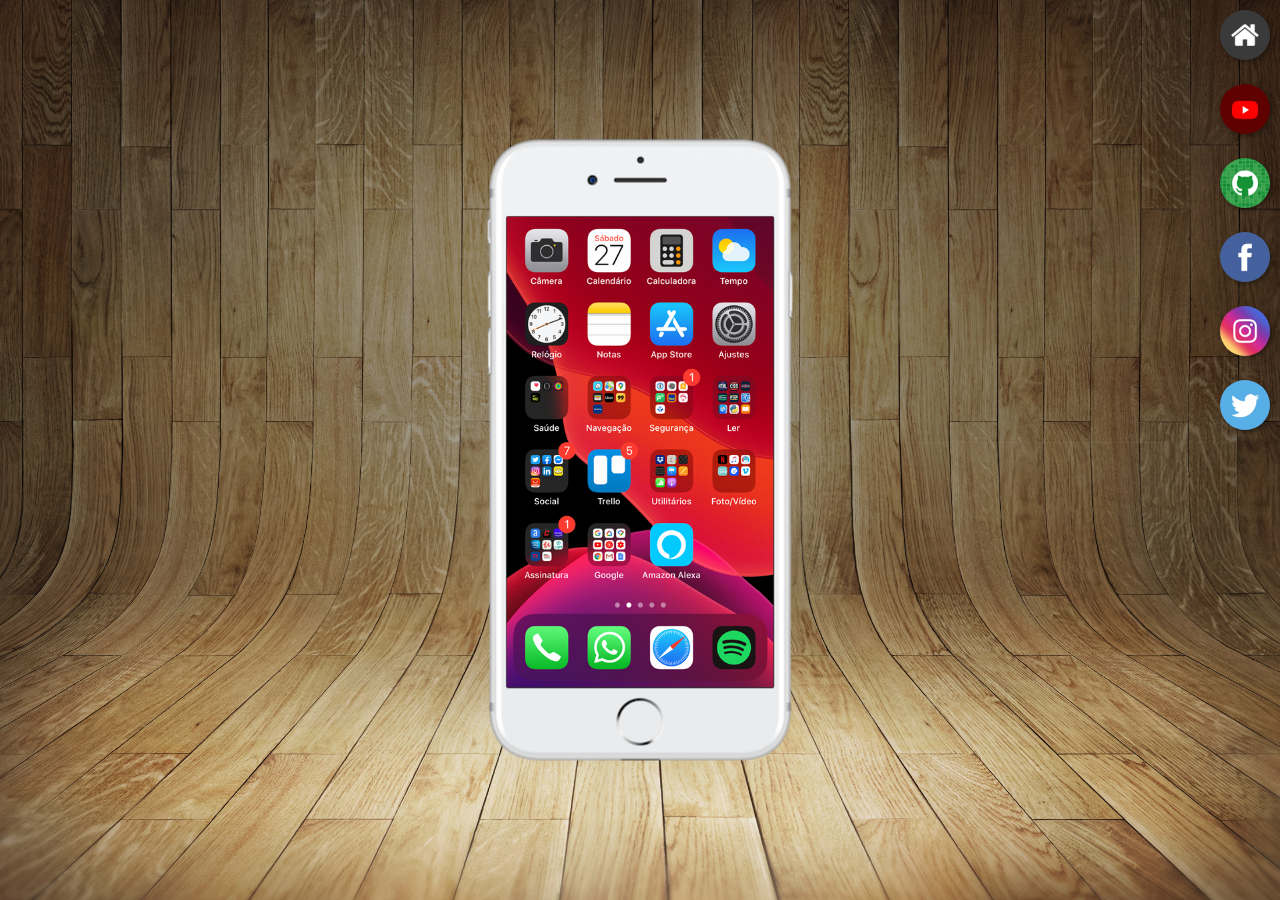
<file: pacote-d0013/index.html>
<!DOCTYPE html>
<html lang="pt-br">
<head>
    <meta charset="UTF-8">
    <meta http-equiv="X-UA-Compatible" content="IE=edge">
    <meta name="viewport" content="width=device-width, initial-scale=1.0">
    <link rel="shortcut icon" href="favicon.ico" type="image/x-icon">
    <link rel="stylesheet" href="estilos/style.css">
    <title>Document</title>
</head>
<body>
    <main>
        <section id="telefone">
            <iframe src="home.html" name="tela" id="tela" frameborder="0"></iframe>
        </section>

        <section id="redes-sociais">
            <a href="home.html" target="tela"><img src="imagens/logo-home.jpg" alt="Home"></a><br>

            <a href="youtube.html" target="tela"><img src="imagens/logo-youtube.jpg" alt="Youtube"></a><br>

            <a href="github.html" target="tela"><img src="imagens/logo-github.jpg" alt="Github"></a><br>

            <a href="facebook.html" target="tela"><img src="imagens/logo-facebook.jpg" alt="logo-facebook"></a><br>

            <a href="instagram.html" target="tela"><img src="imagens/logo-instagram.jpg" alt="logo-instagram"></a><br>

            <a href="twitter.html" target="tela"><img src="imagens/logo-twitter.jpg" alt="logo-twitter"></a><br>
            

        </section>
    </main>
</body>
</html>
</file>
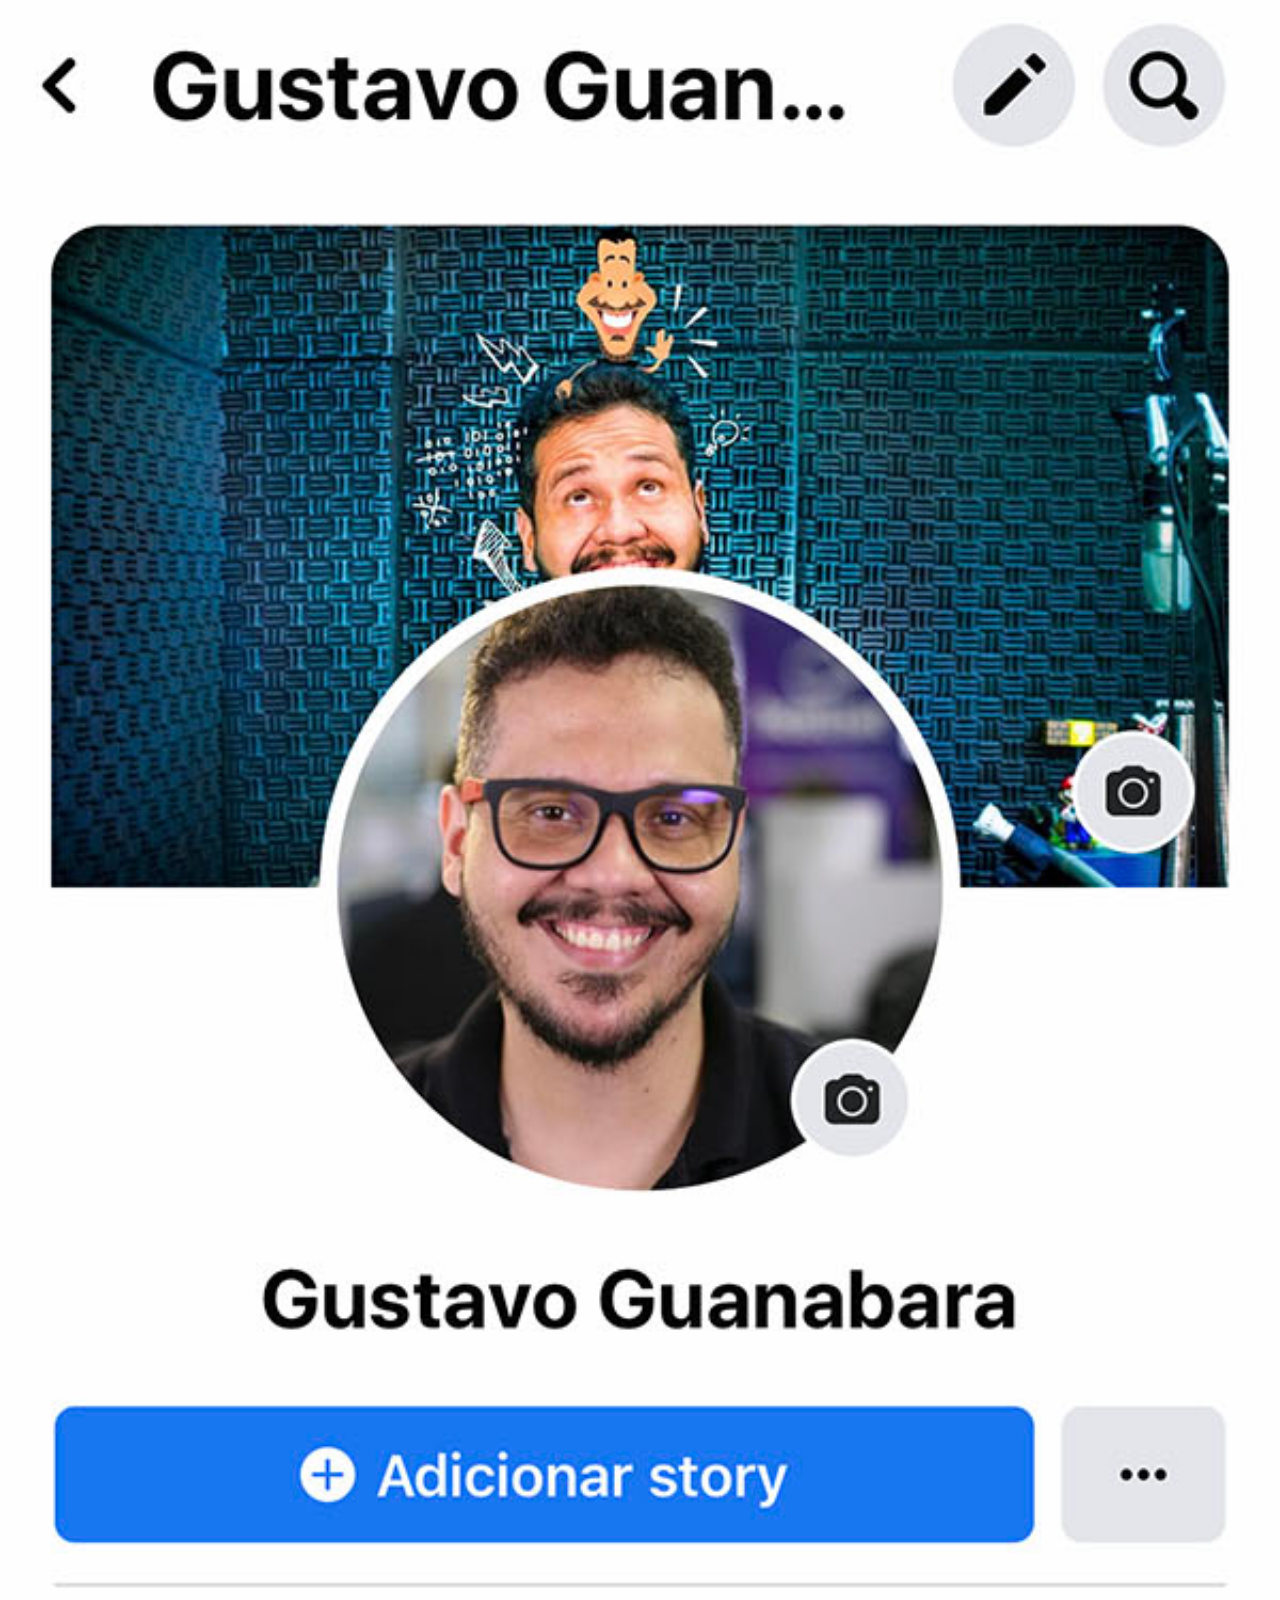
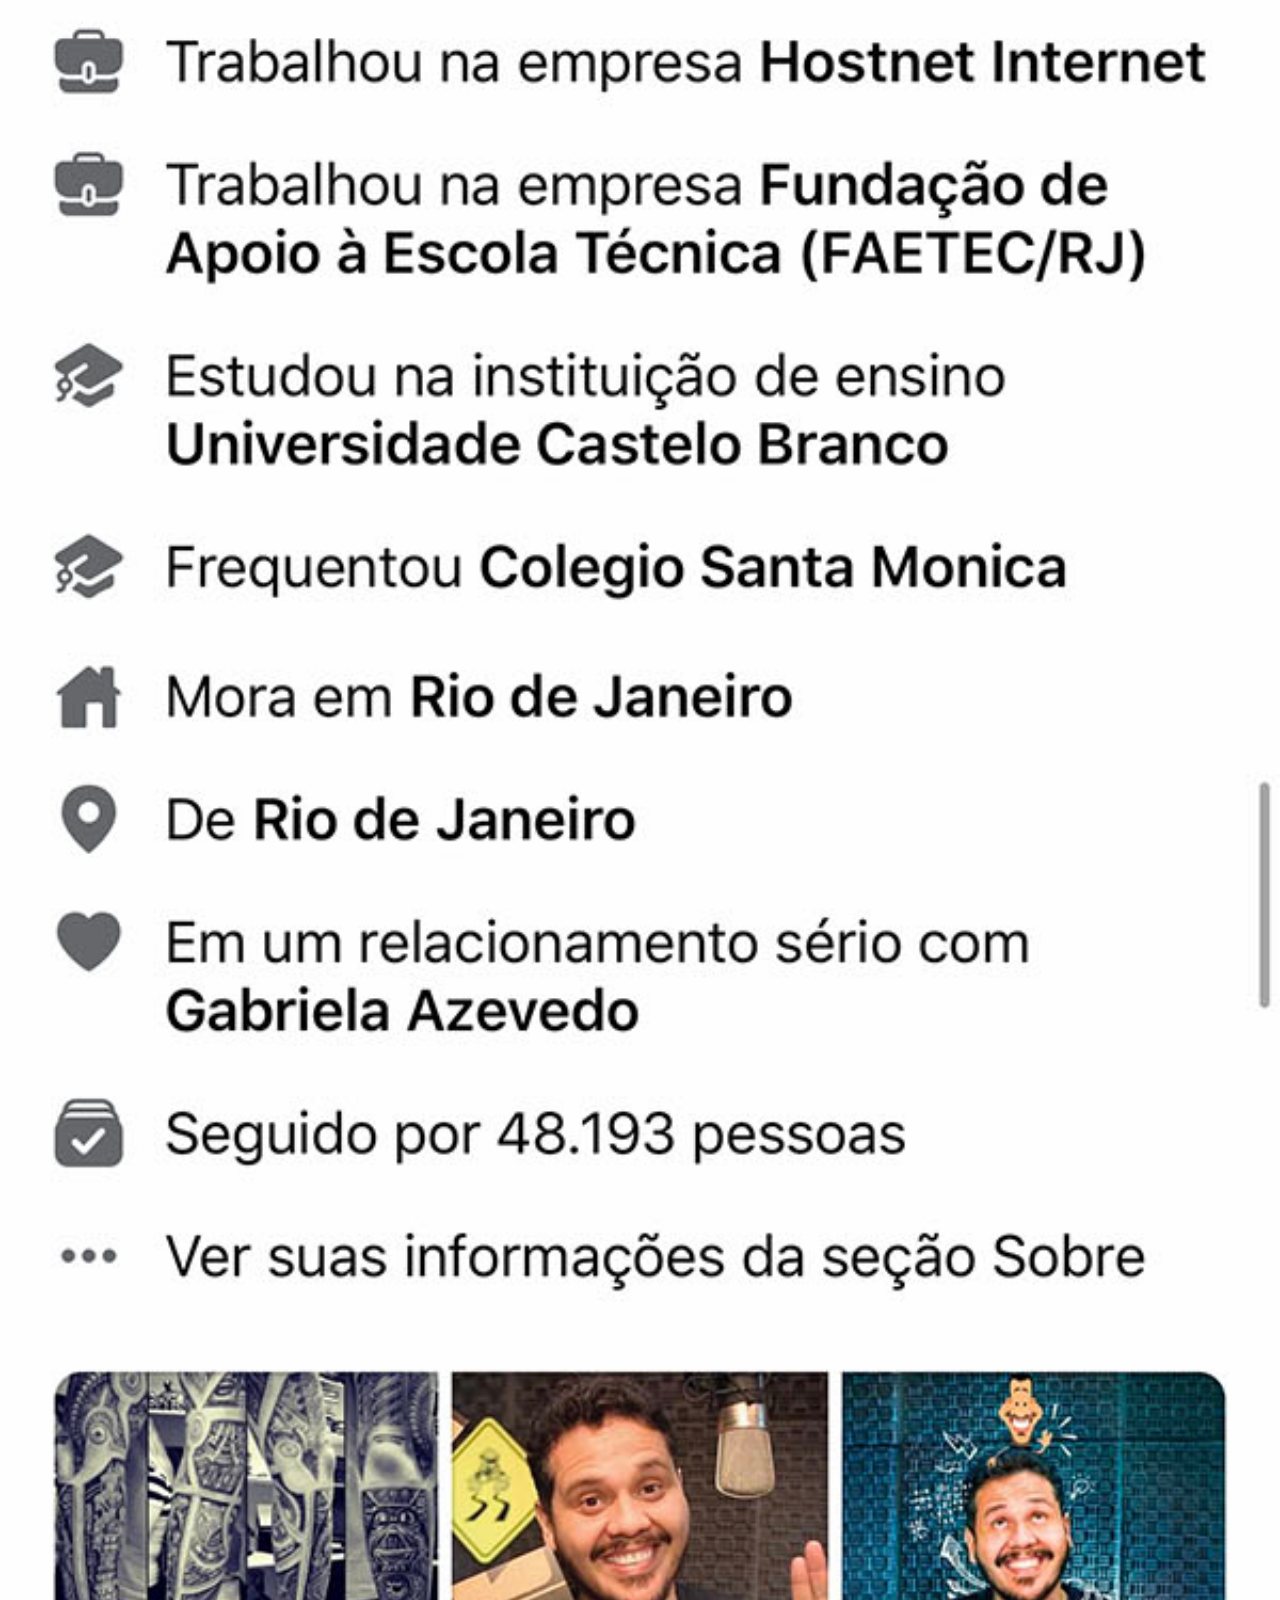
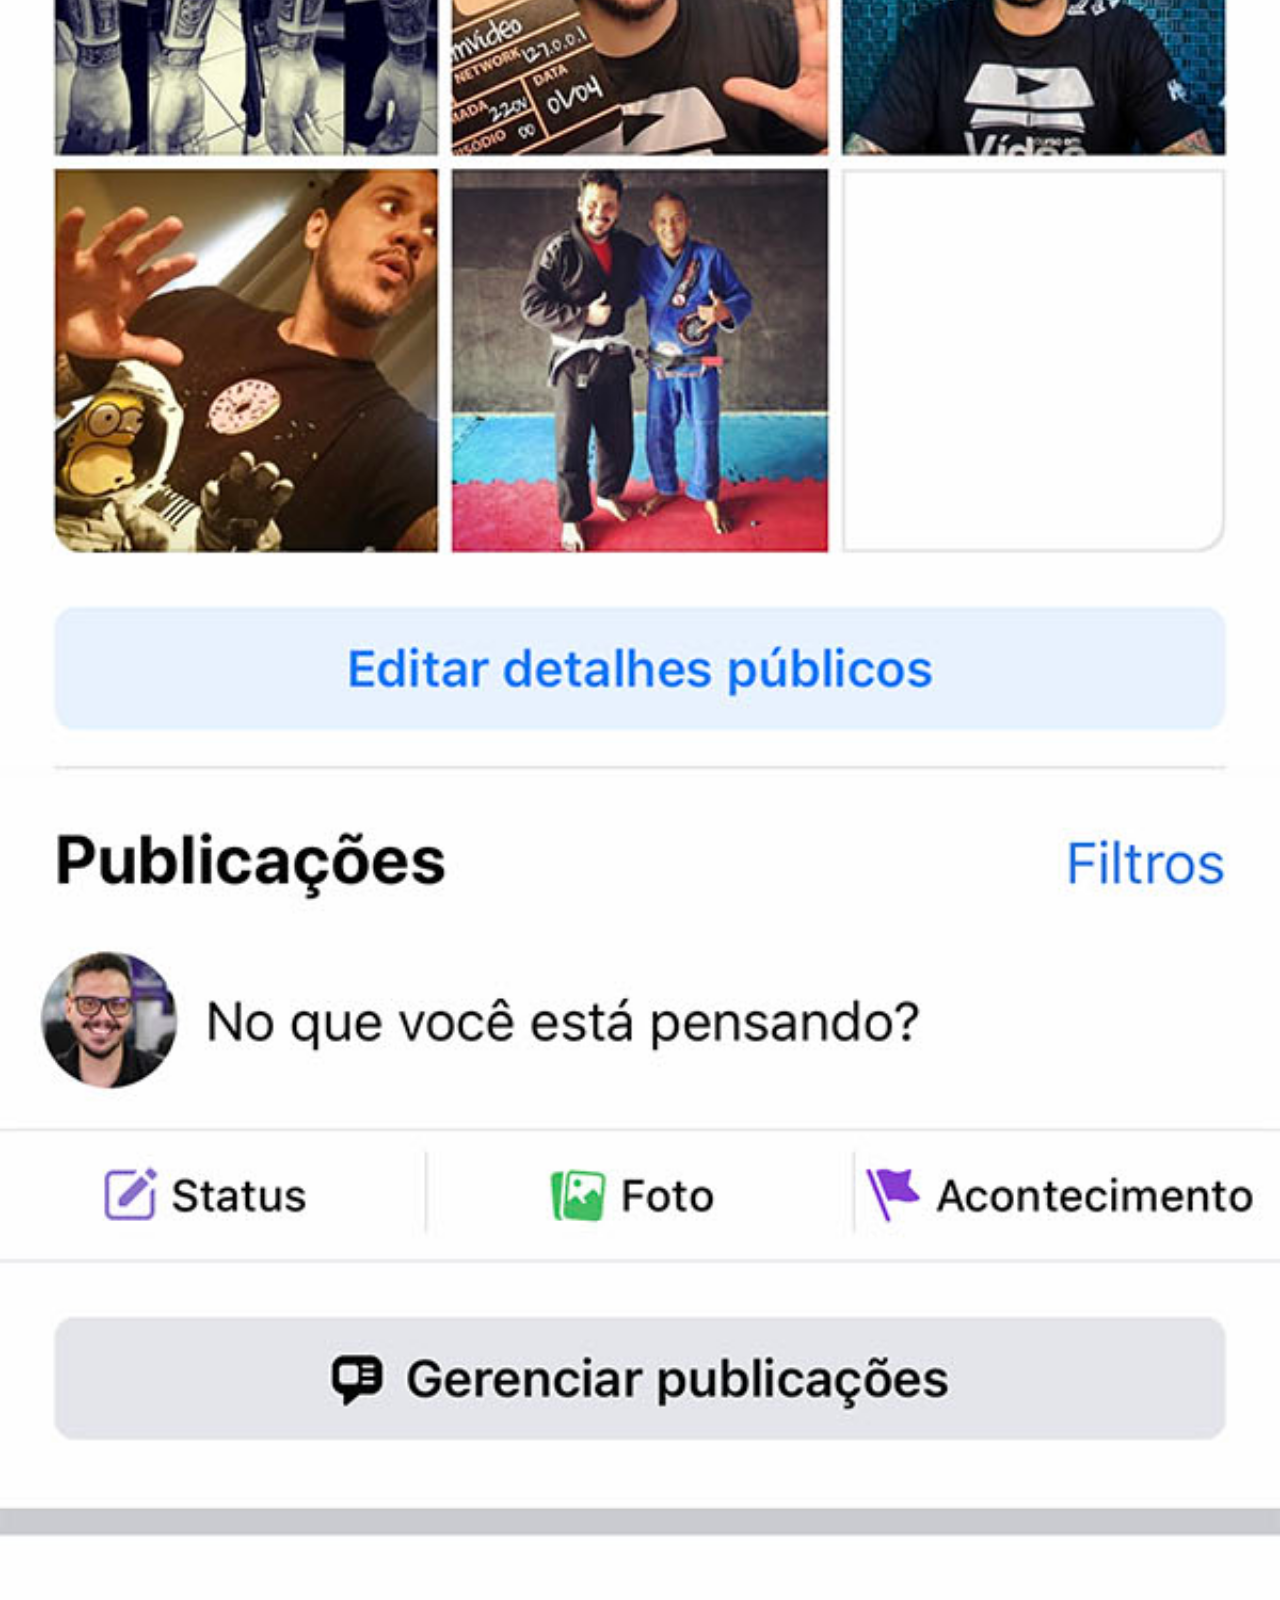
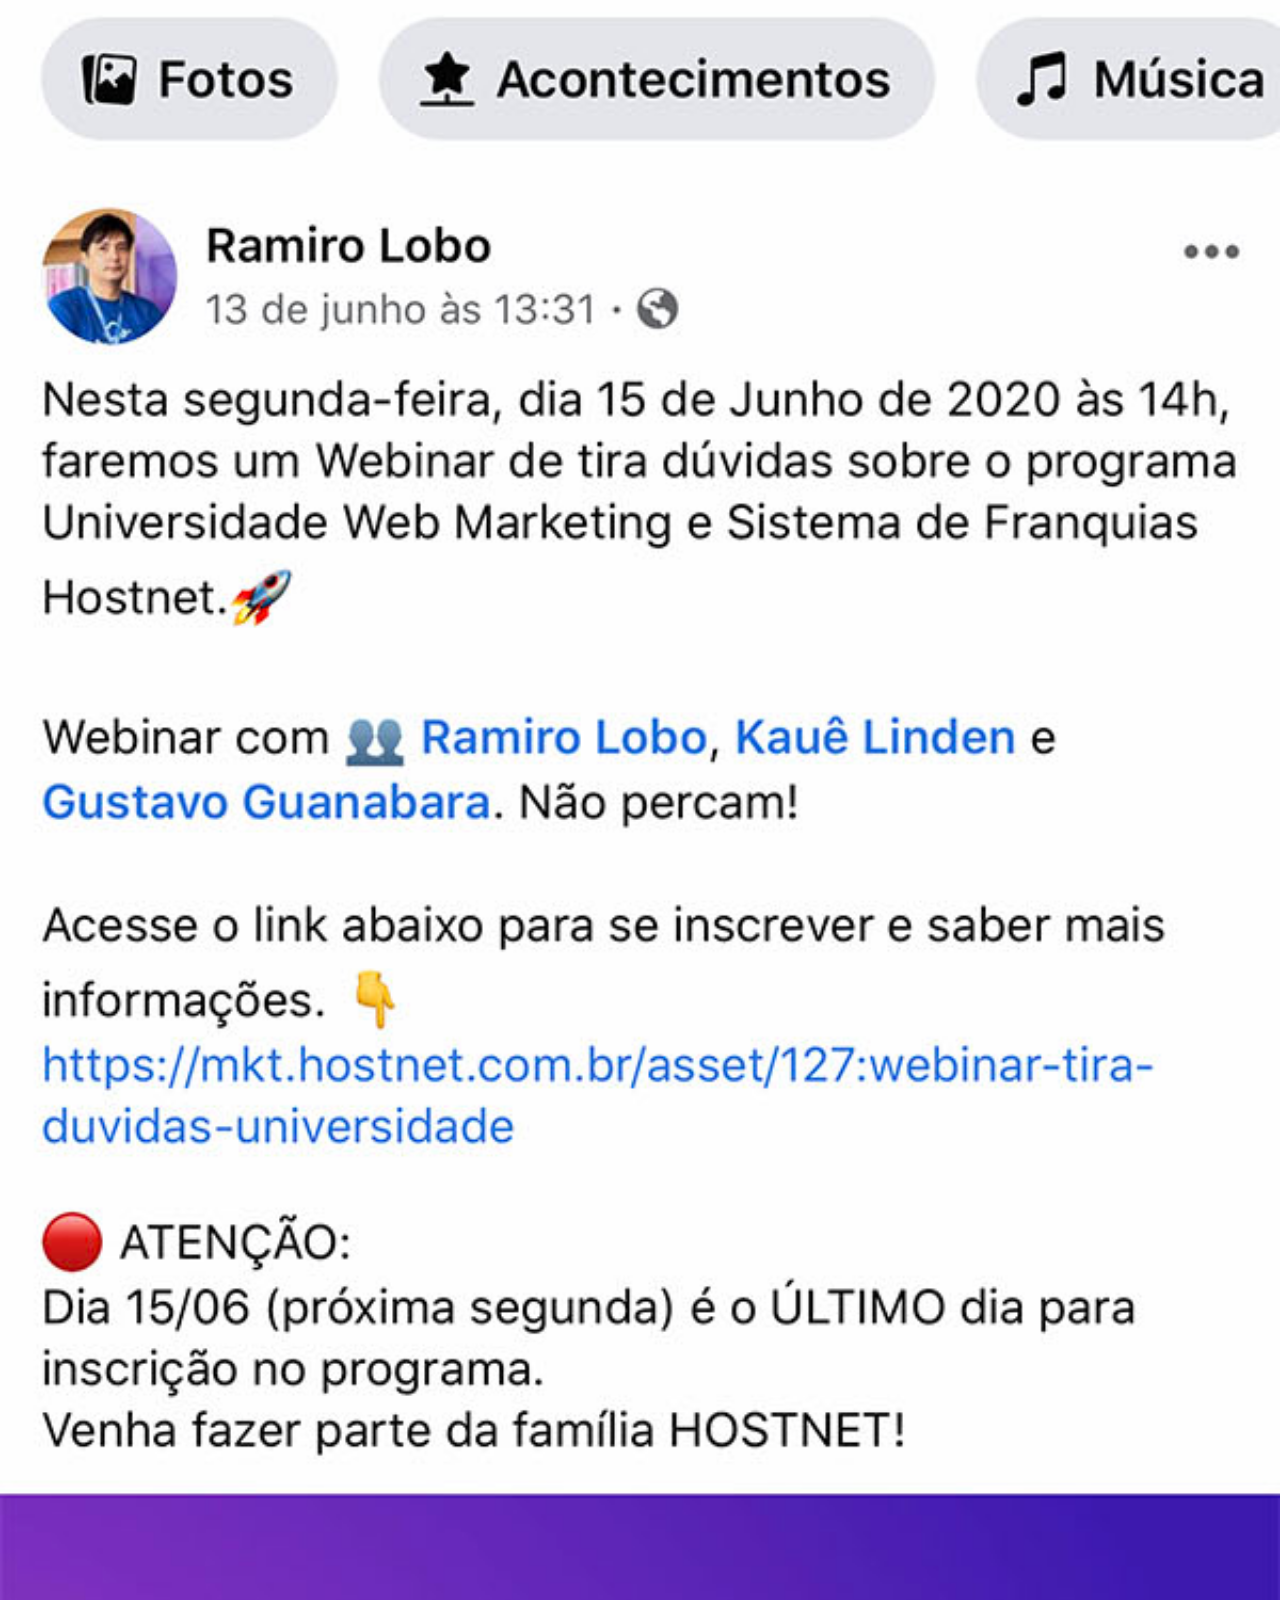
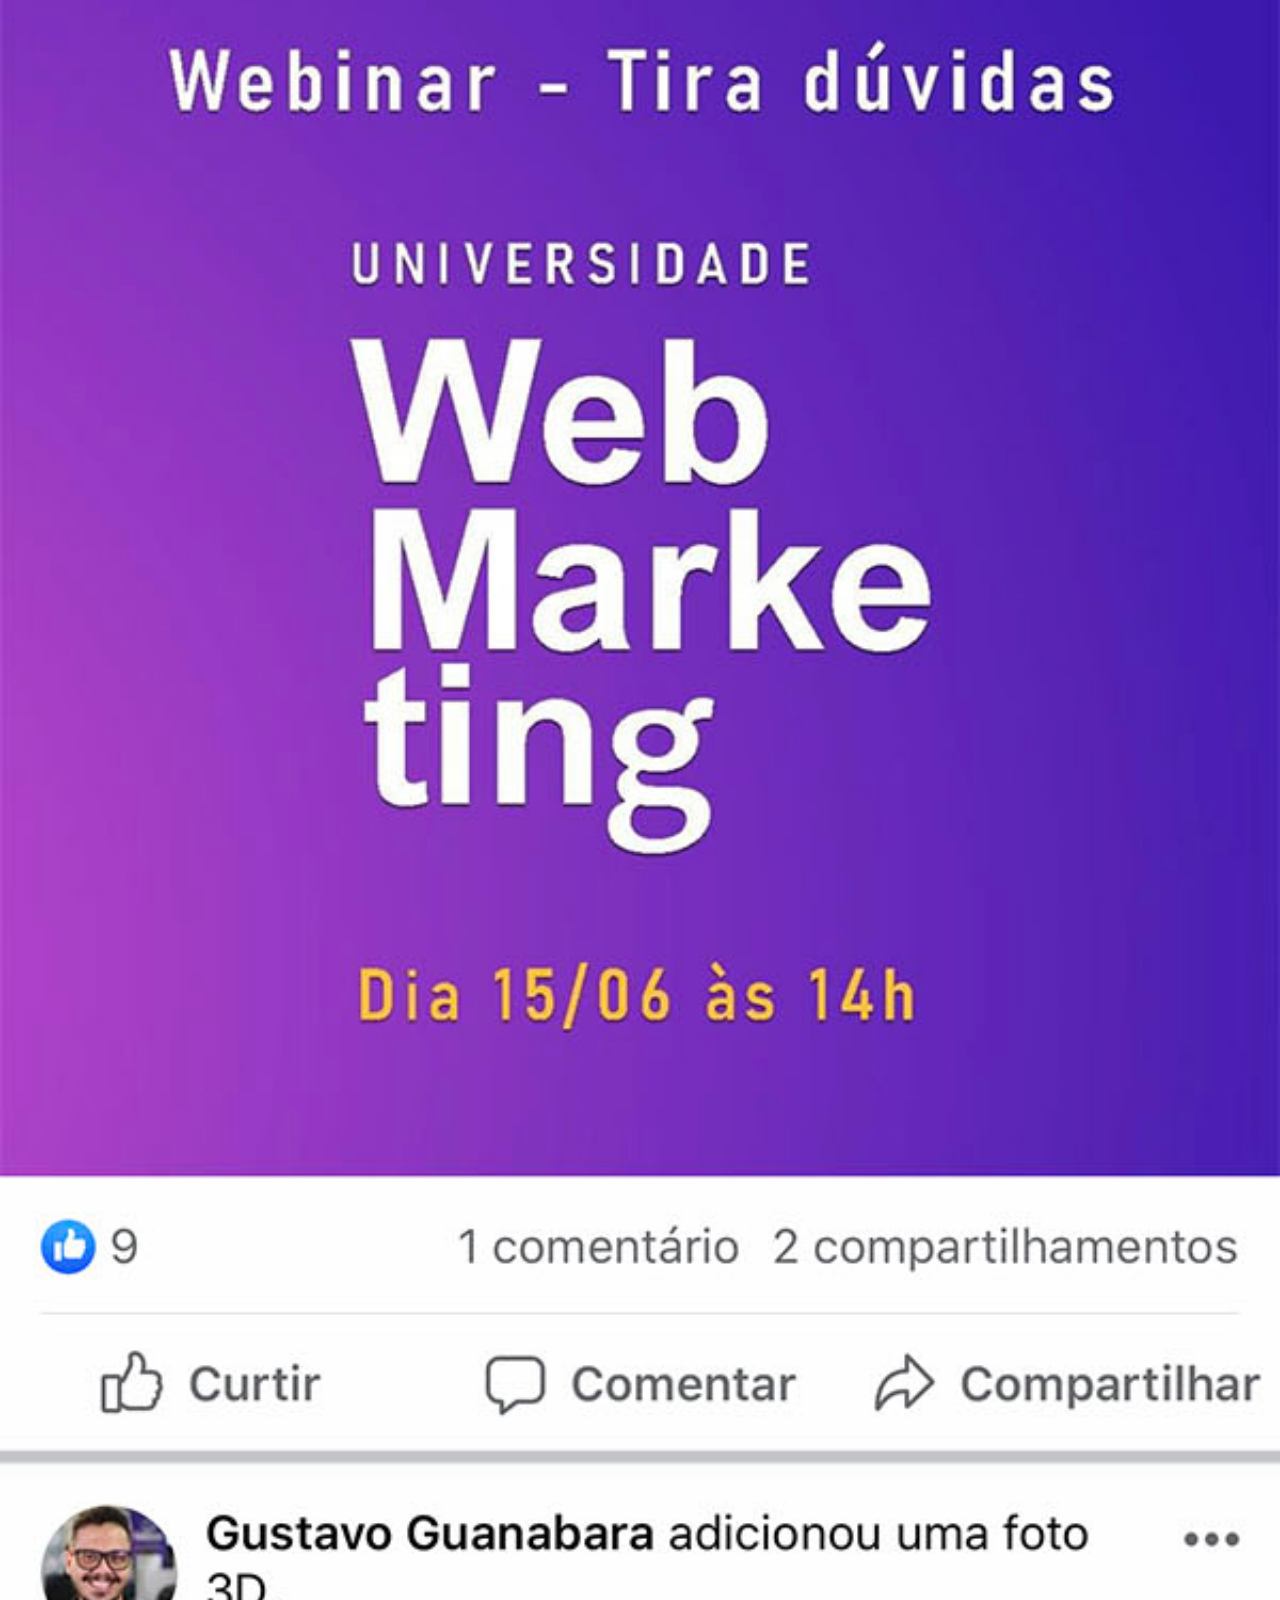
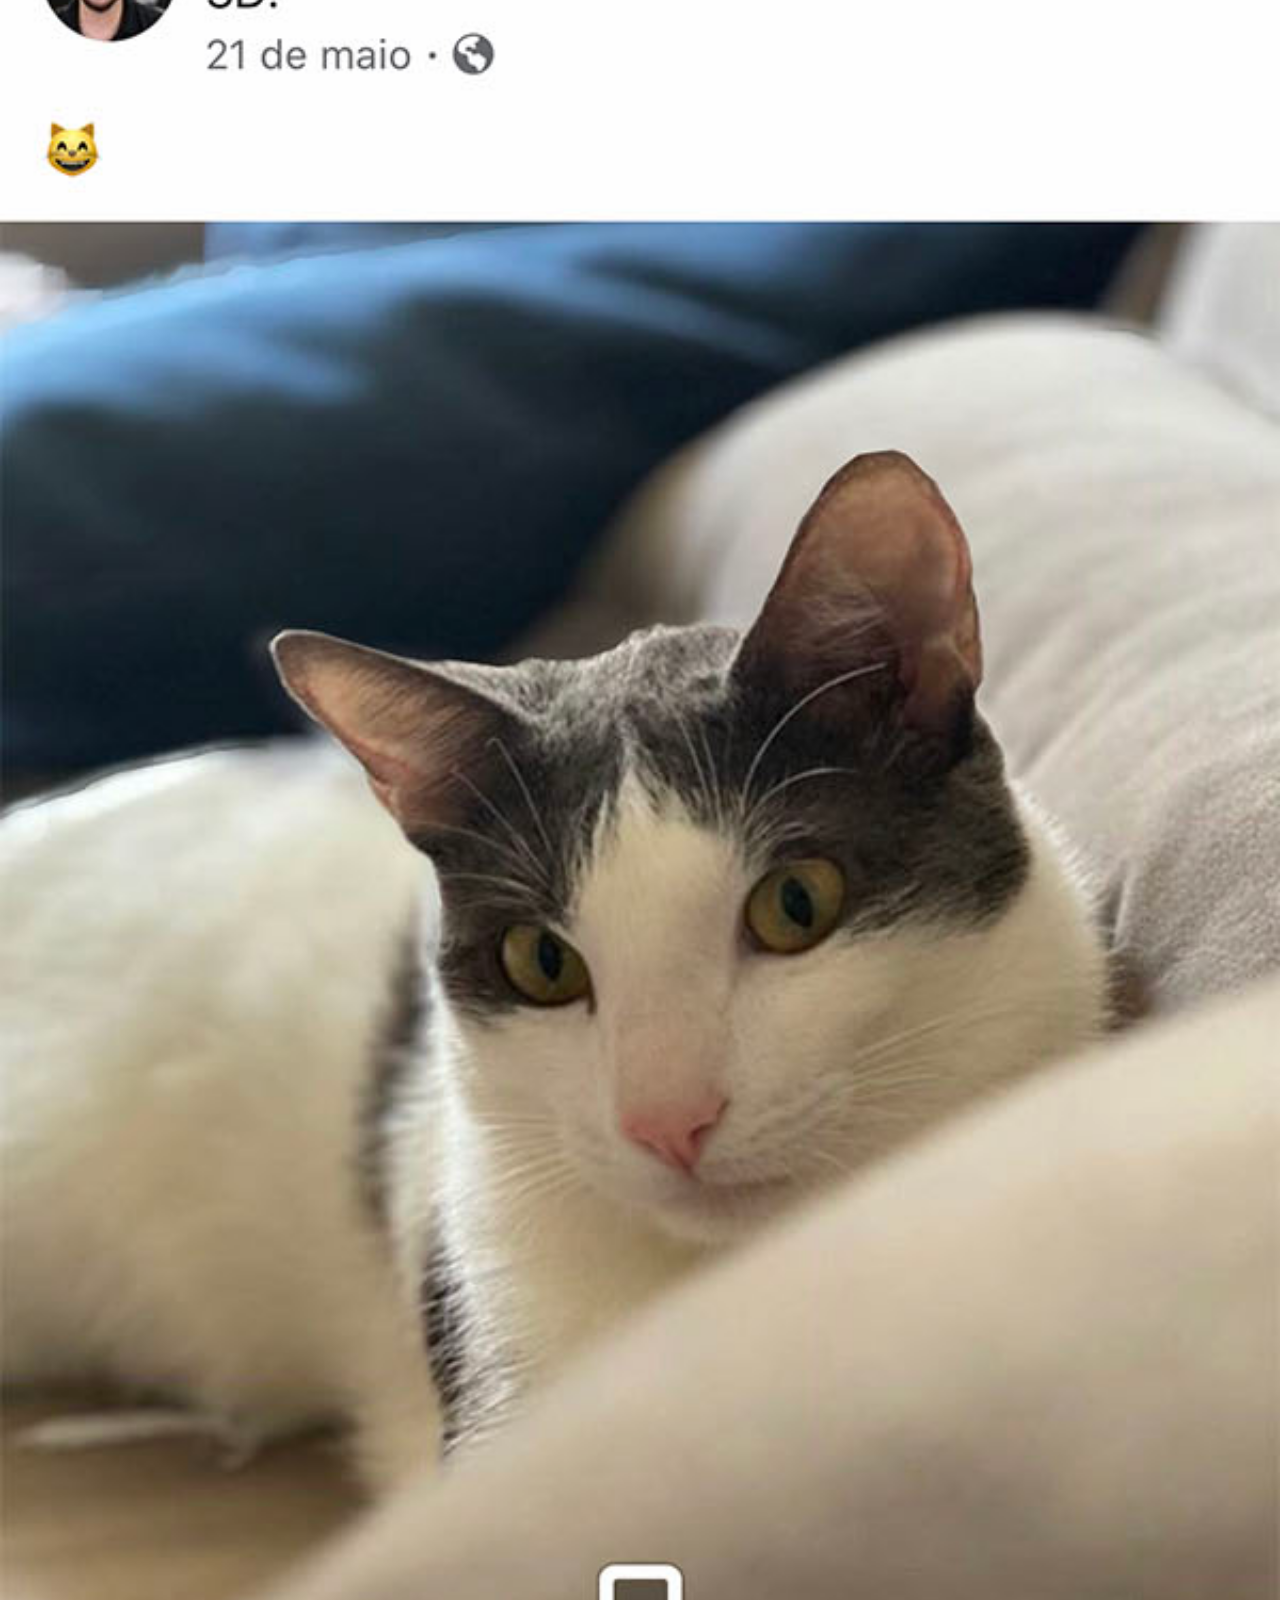
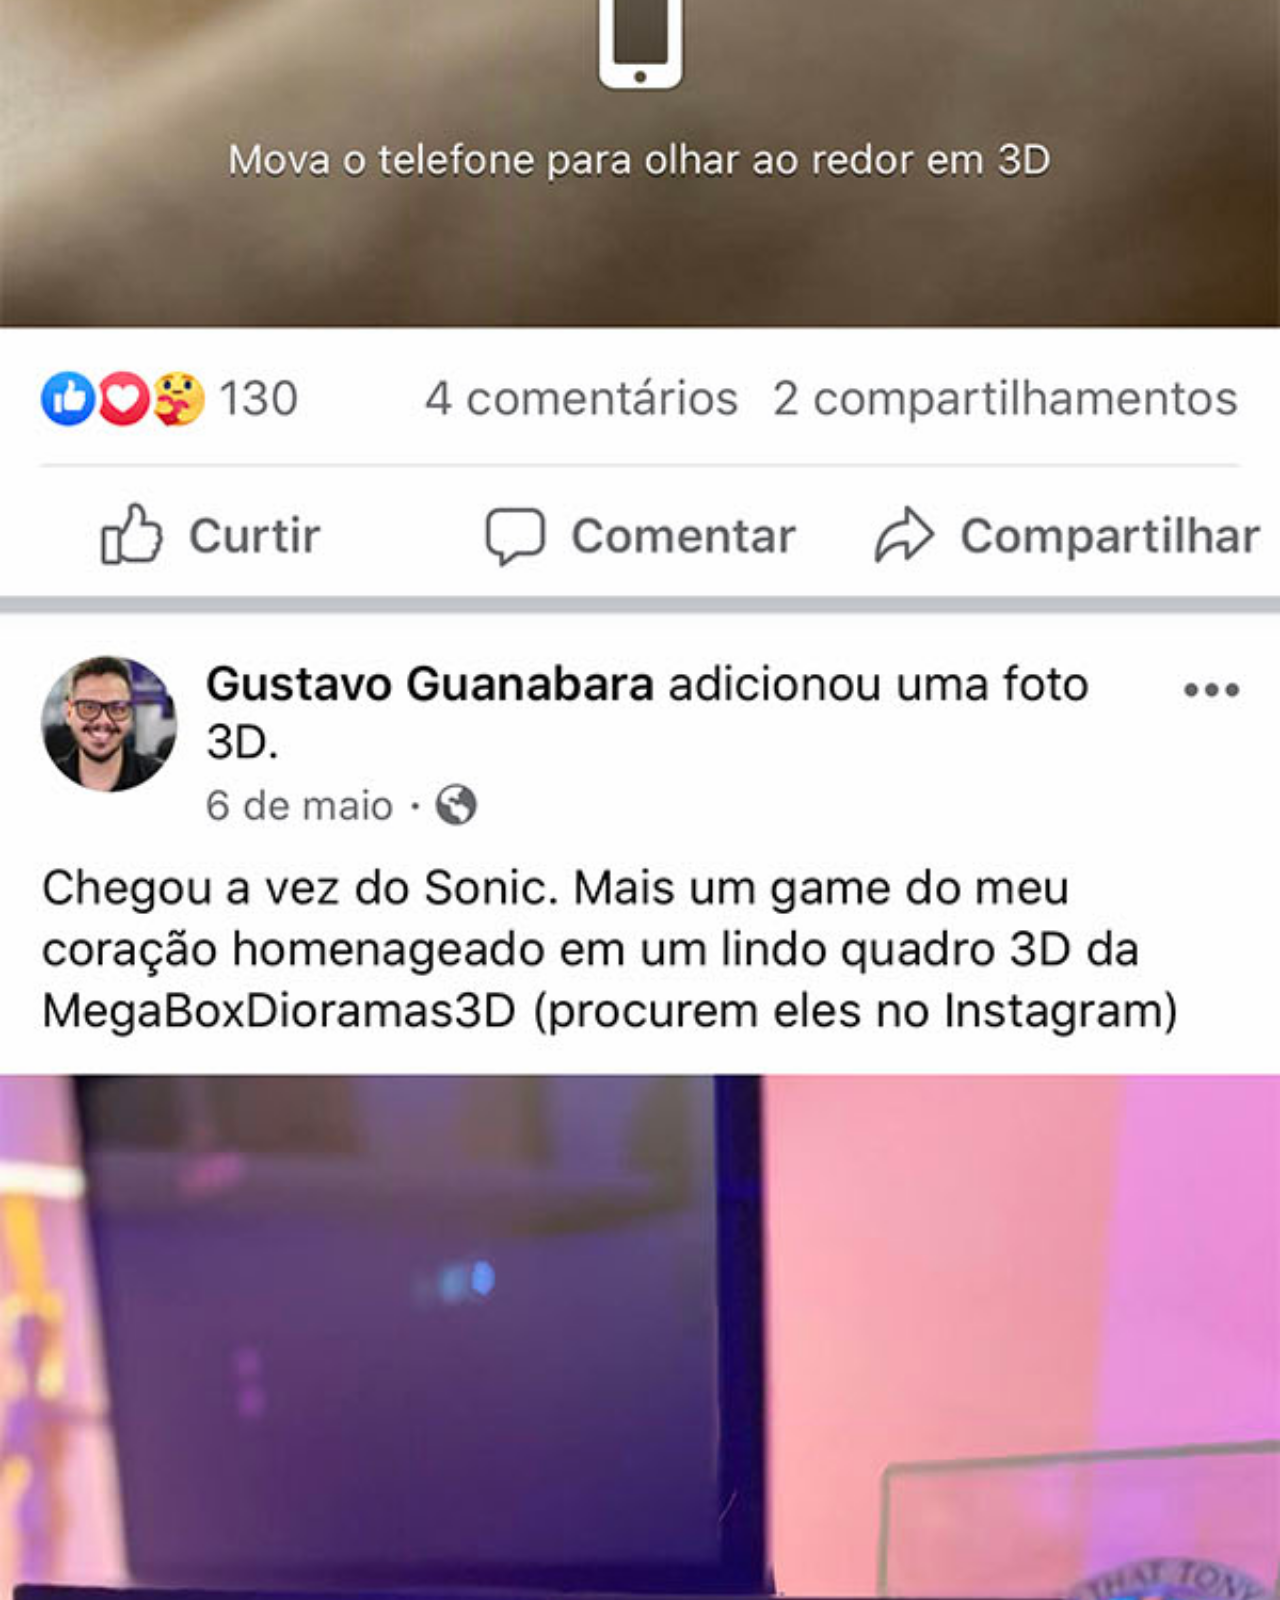
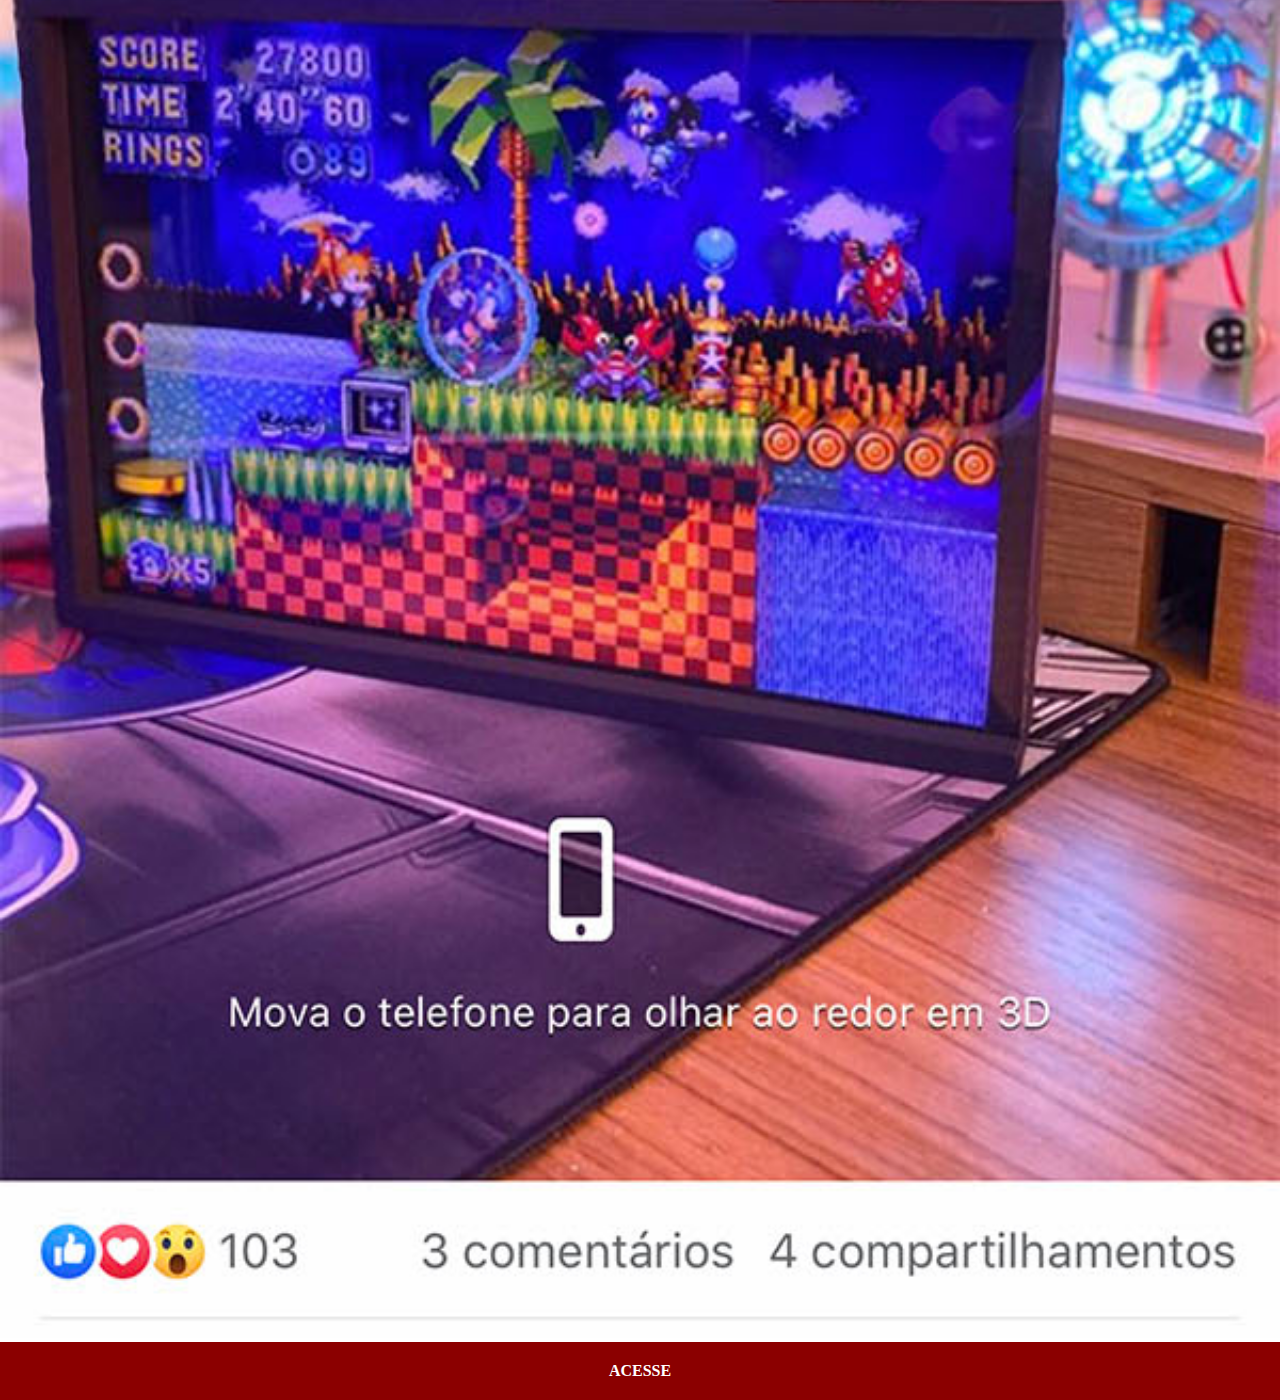
<file: pacote-d0013/facebook.html>
<!DOCTYPE html>
<html lang="pt-br">
<head>
    <meta charset="UTF-8">
    <meta http-equiv="X-UA-Compatible" content="IE=edge">
    <meta name="viewport" content="width=device-width, initial-scale=1.0">
    <title>Facebook</title>
    <link rel="stylesheet" href="estilos/social.css">

</head>
<body>
    <img src="imagens/tela-facebook.jpg" alt="">
    <a href="#">ACESSE</a>
</body>
</html>
</file>
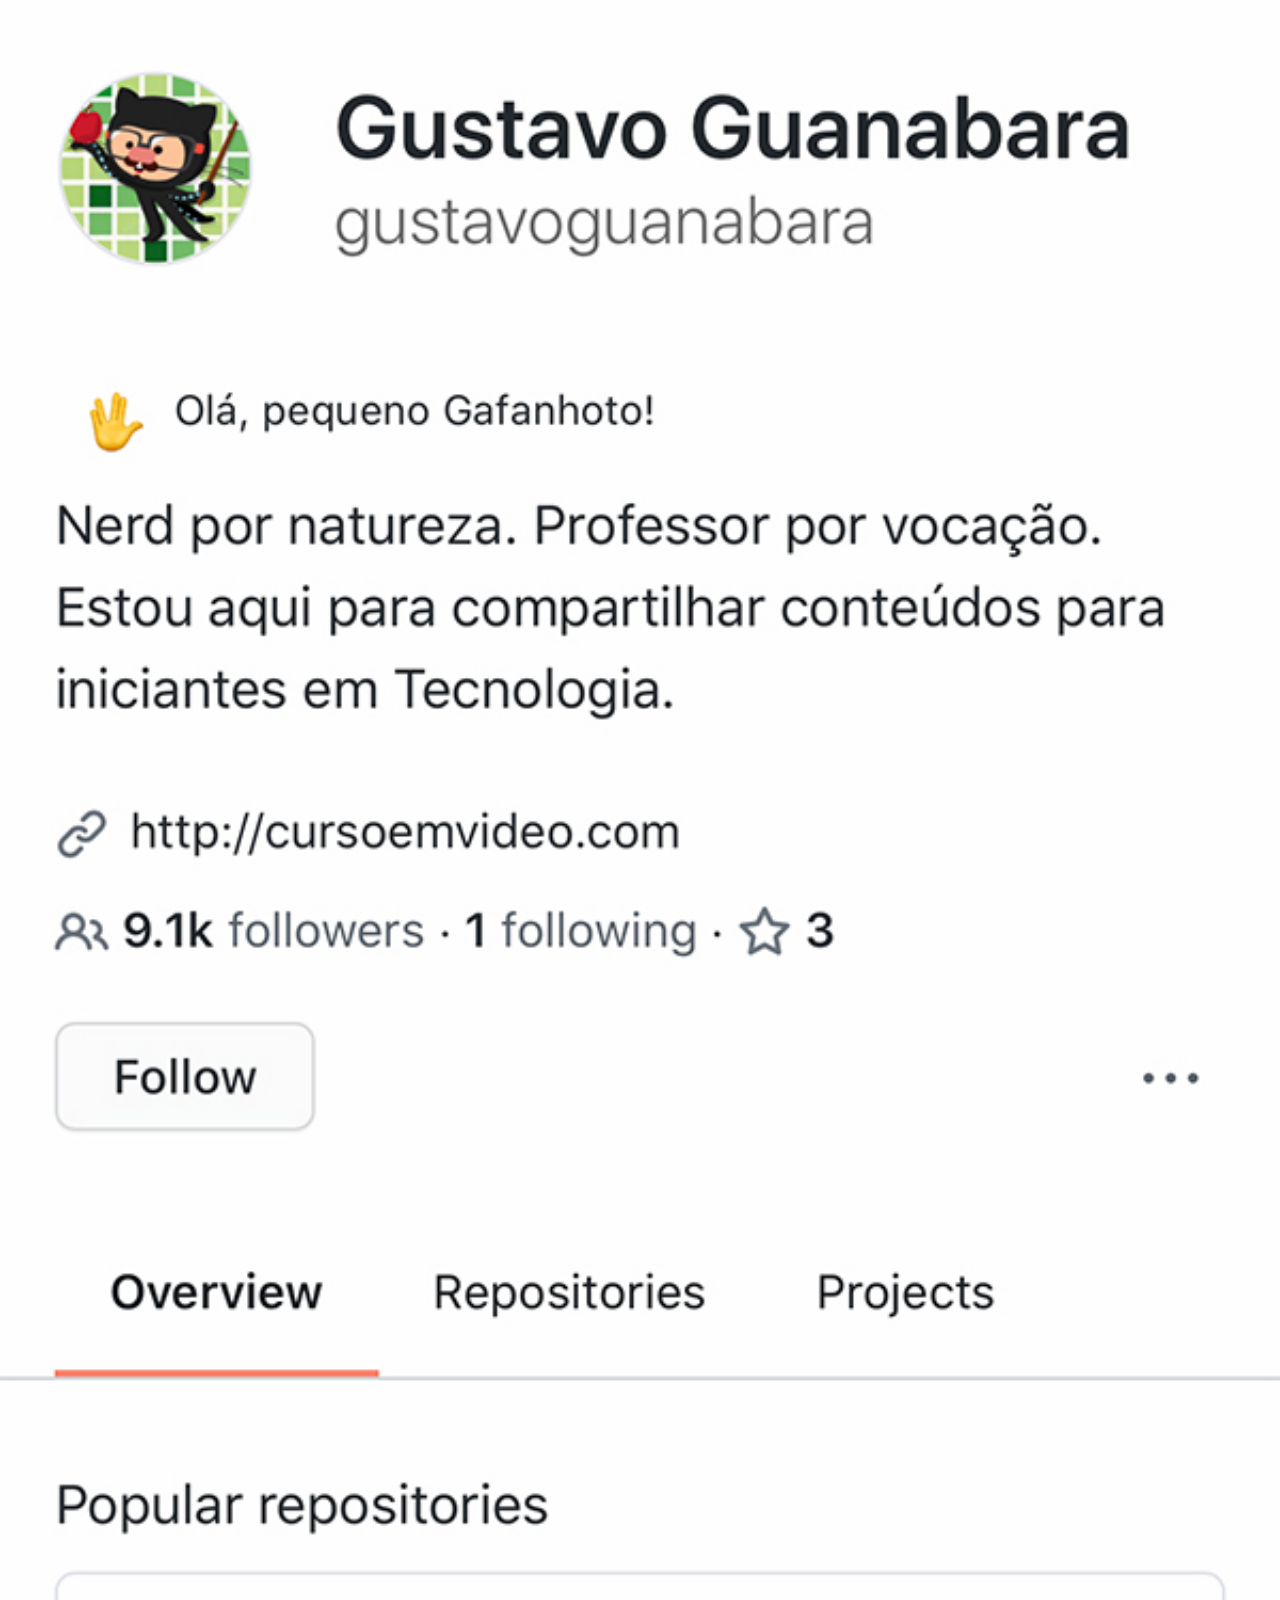
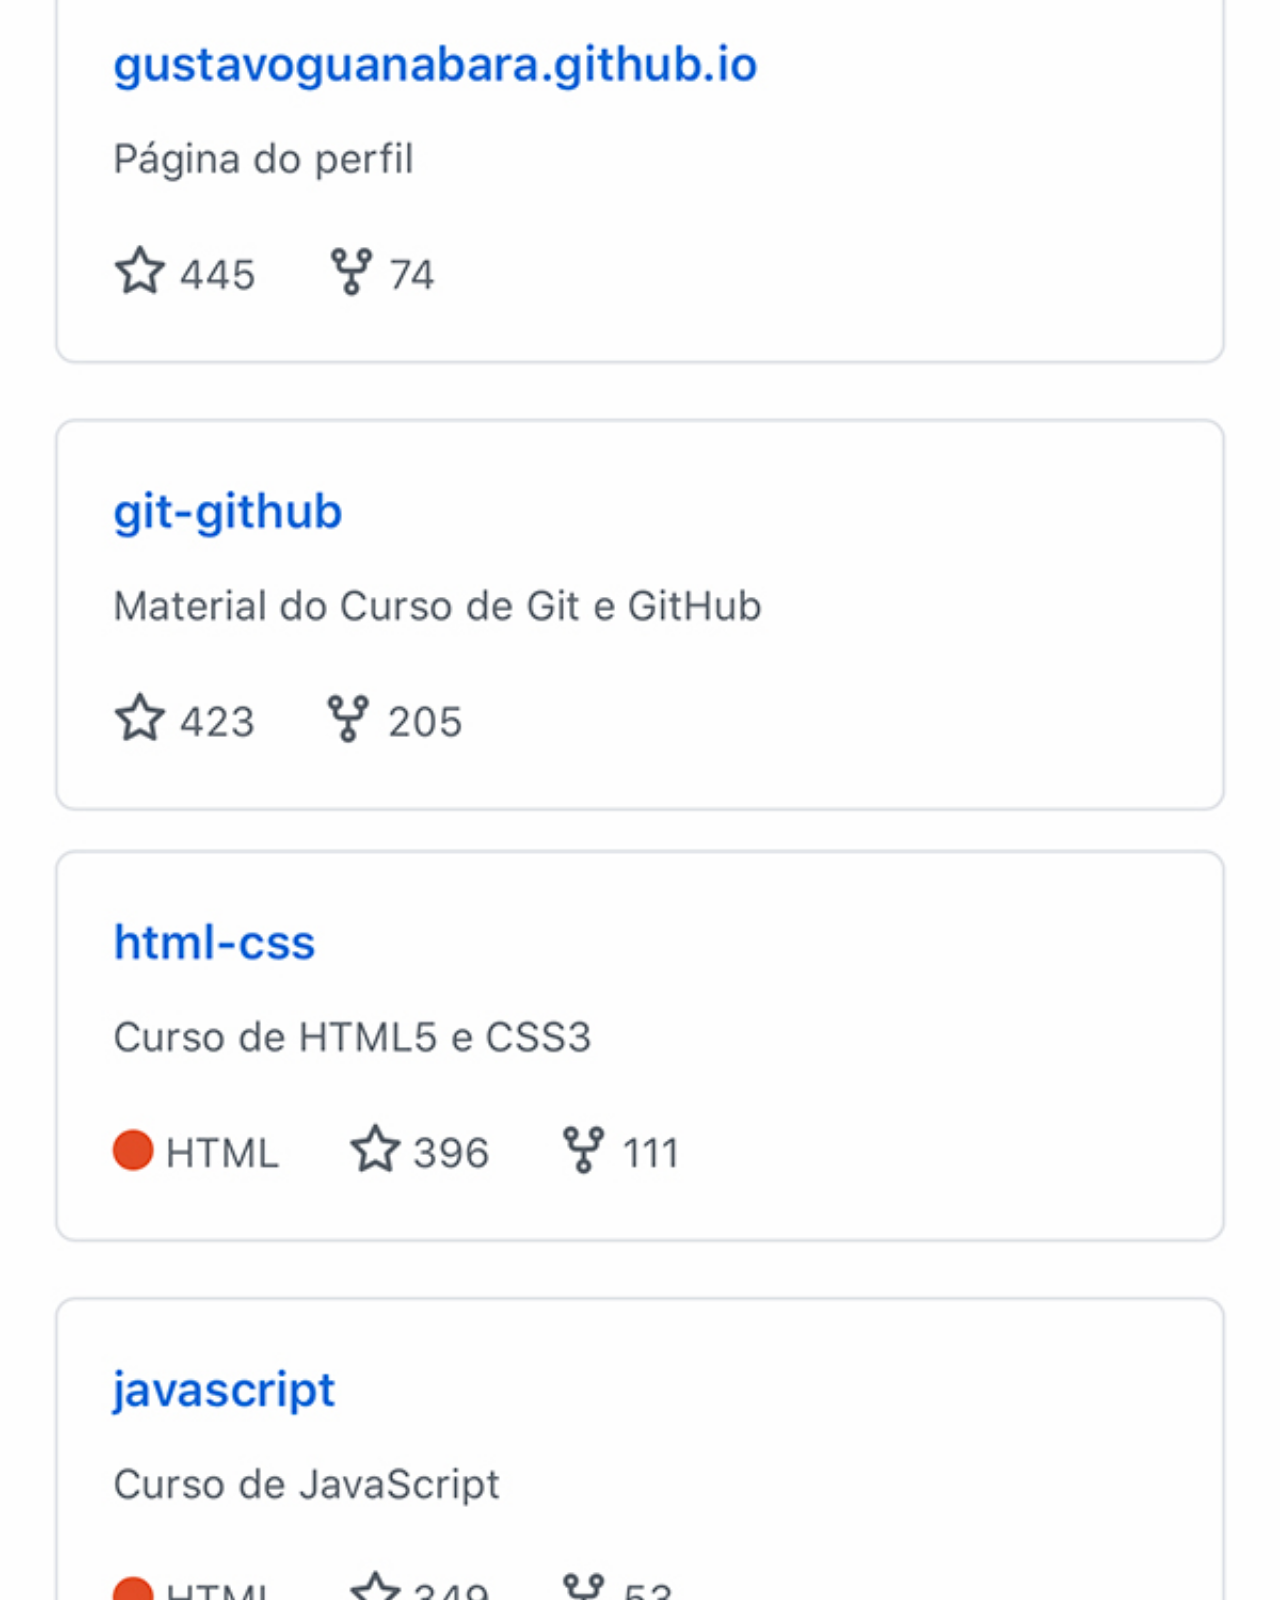
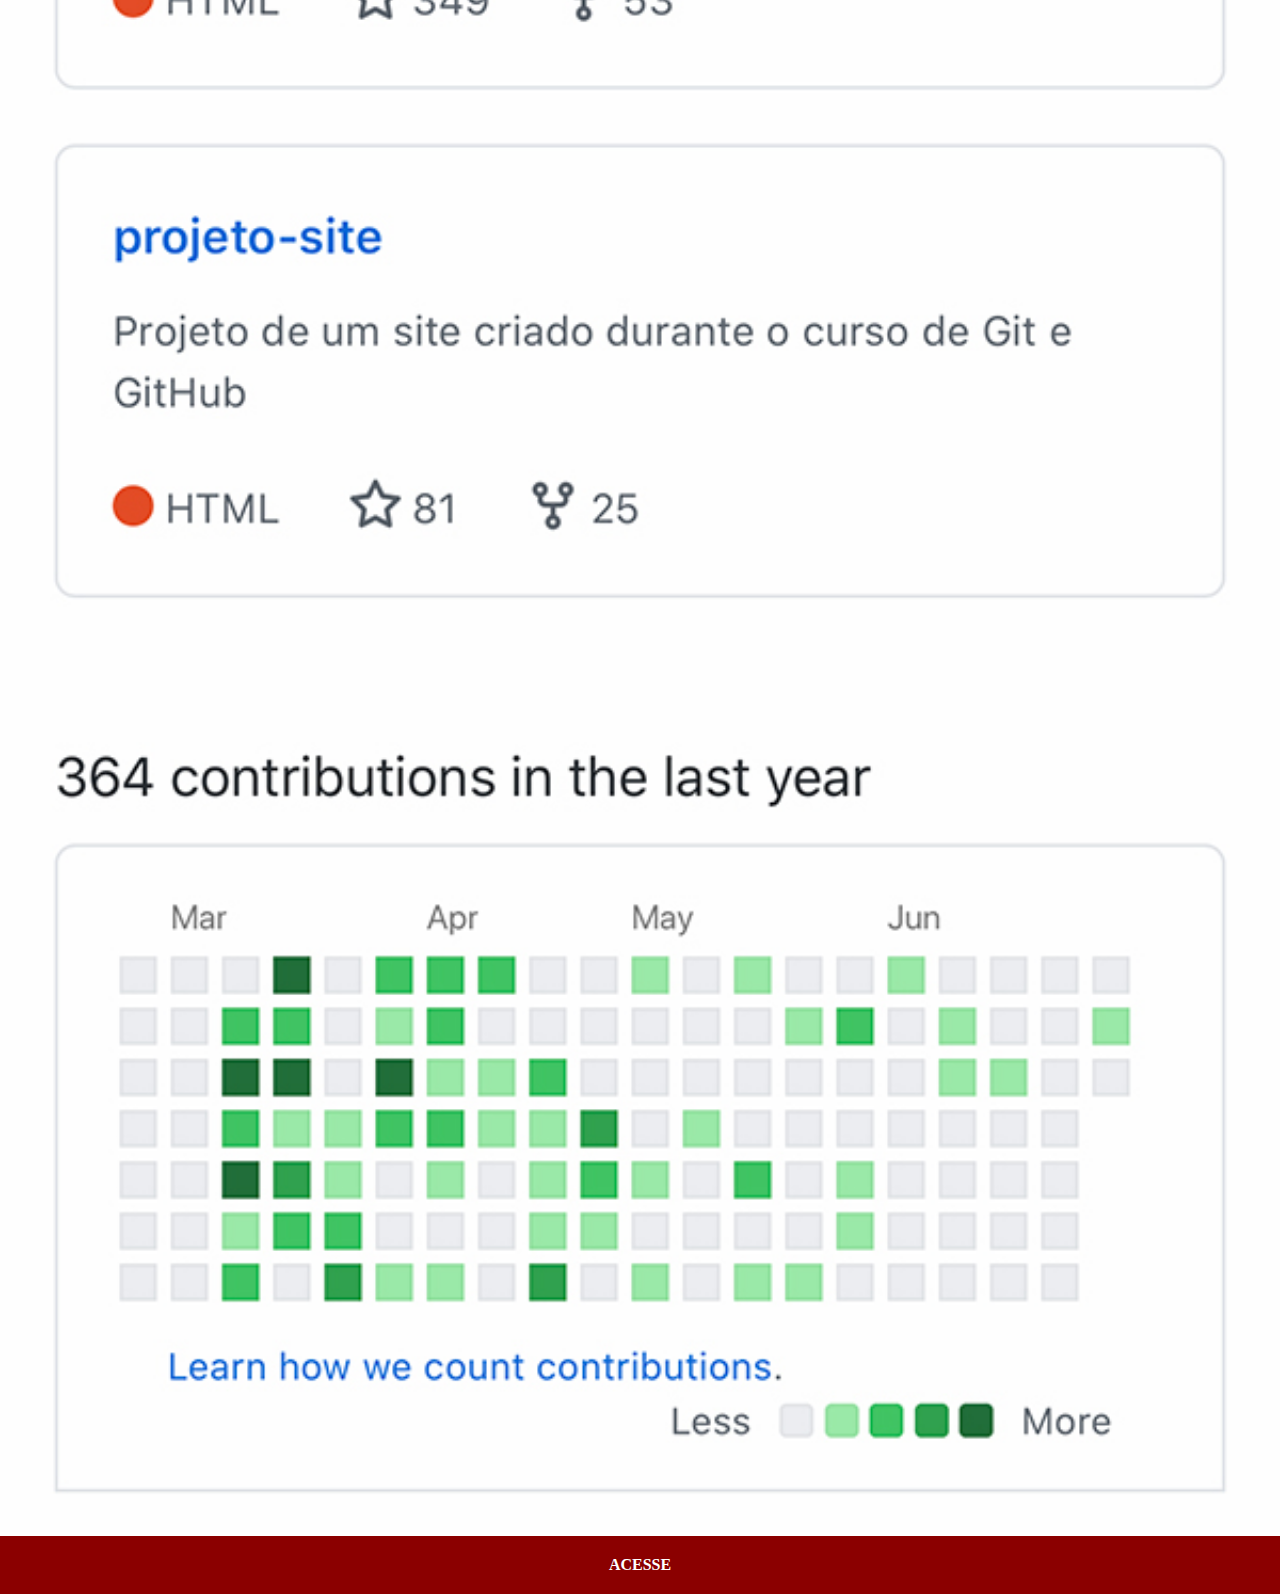
<file: pacote-d0013/github.html>
<!DOCTYPE html>
<html lang="pt-br">
<head>
    <meta charset="UTF-8">
    <meta http-equiv="X-UA-Compatible" content="IE=edge">
    <meta name="viewport" content="width=device-width, initial-scale=1.0">
    <title>Youtube</title>
    <link rel="stylesheet" href="estilos/social.css">

</head>
<body>
    <img src="imagens/tela-github.jpg" alt="">
    <a href="#">ACESSE</a>
</body>
</html>
</file>
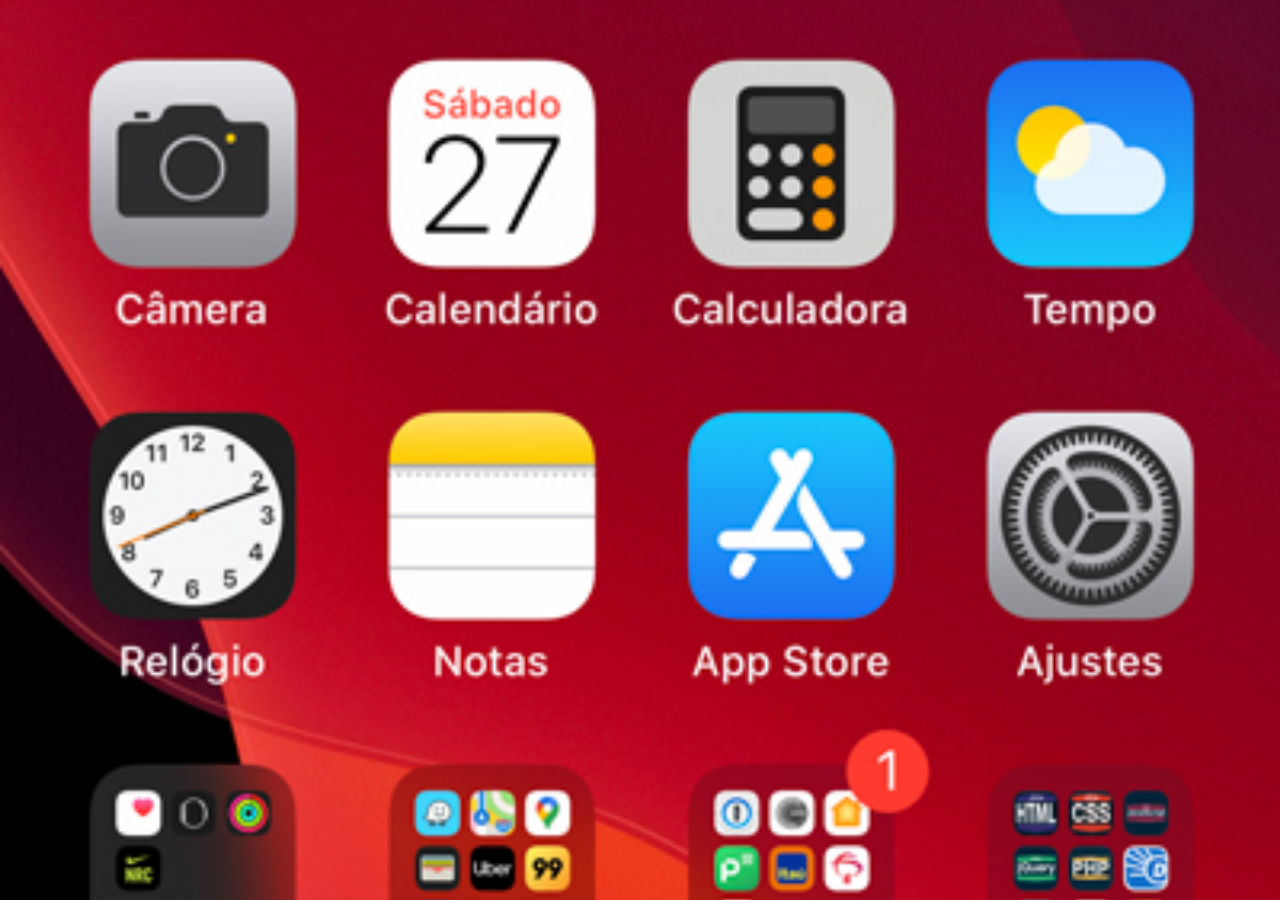
<file: pacote-d0013/home.html>
<!DOCTYPE html>
<html lang="pt-br">
<head>
    <meta charset="UTF-8">
    <meta http-equiv="X-UA-Compatible" content="IE=edge">
    <meta name="viewport" content="width=device-width, initial-scale=1.0">
    <title>Home</title>
</head>
<style>
    *{
        margin: 0px;
        padding: 0px;
    }
    body{
        width: 100vw;
        height: 100vh;
        background: black url(imagens/tela-home.jpg) no-repeat top center;
        background-size: cover;
    }
</style>
<body>
    
</body>
</html>
</file>
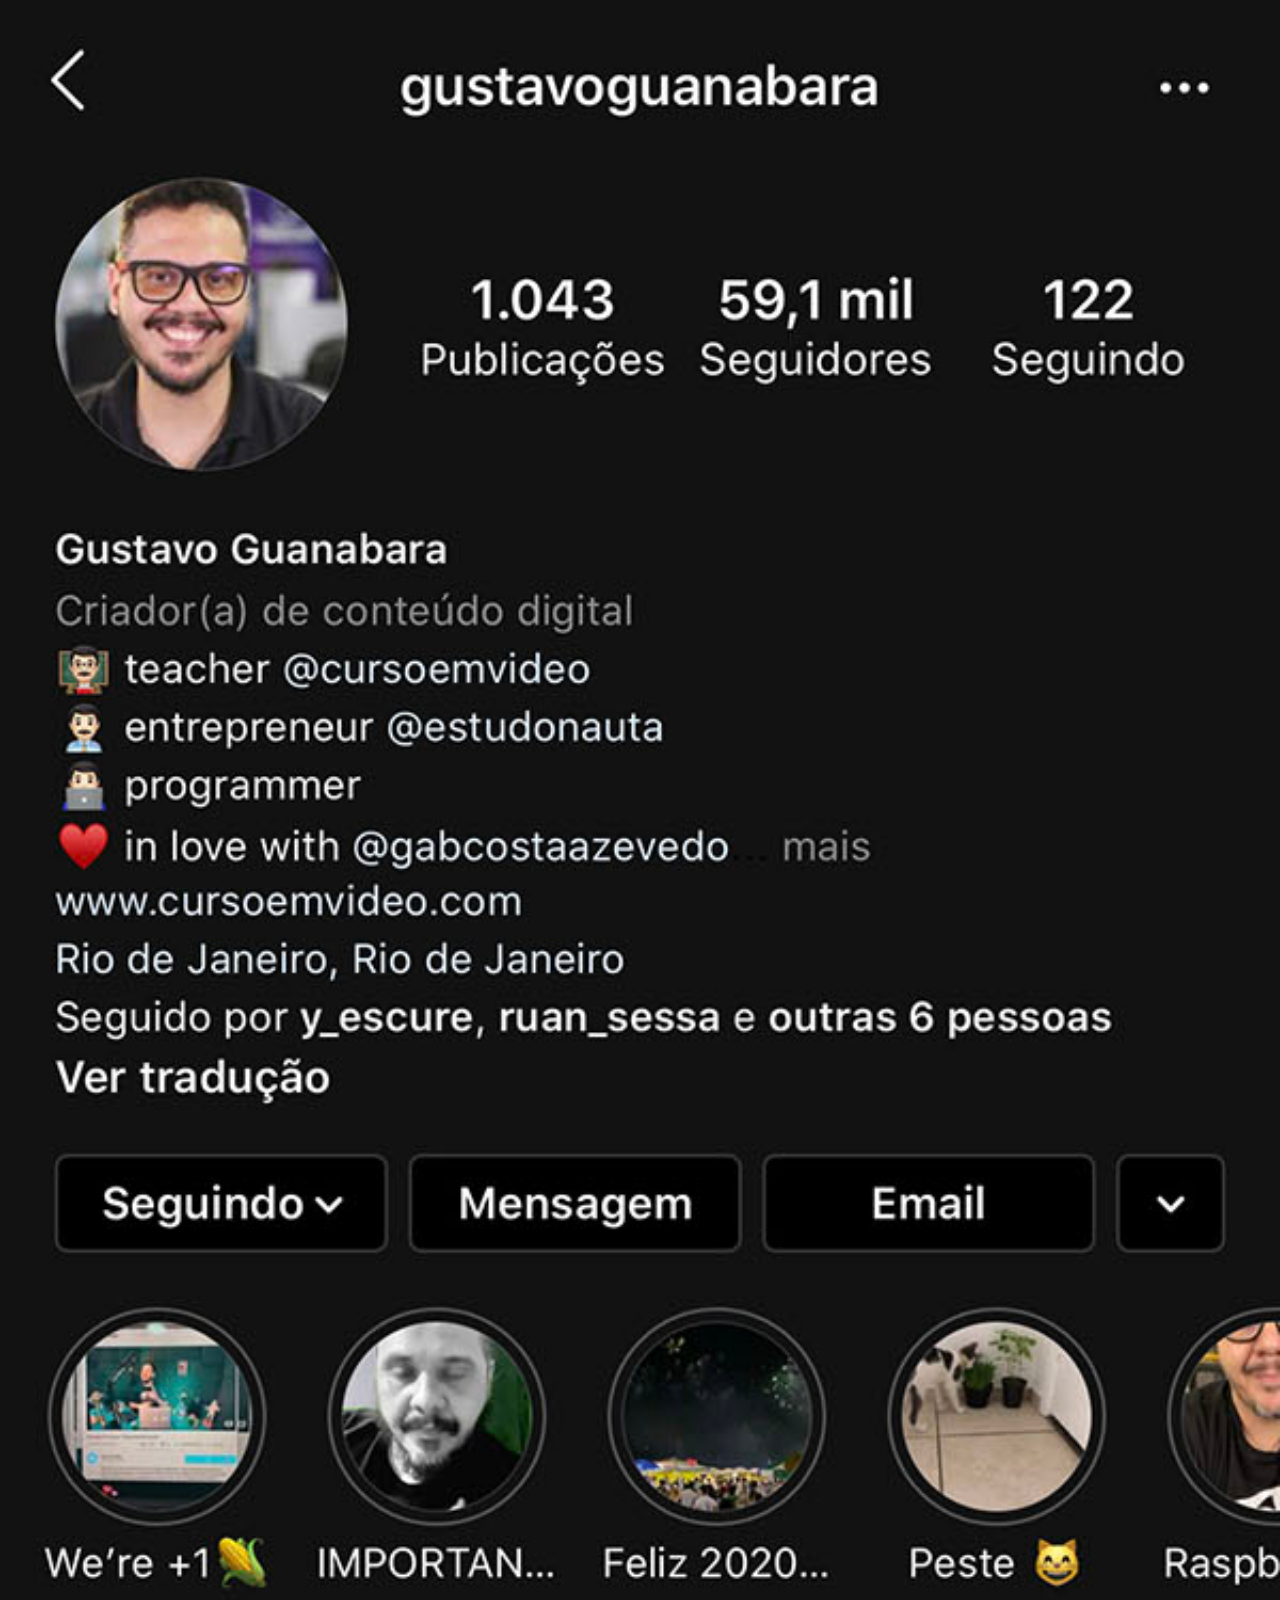
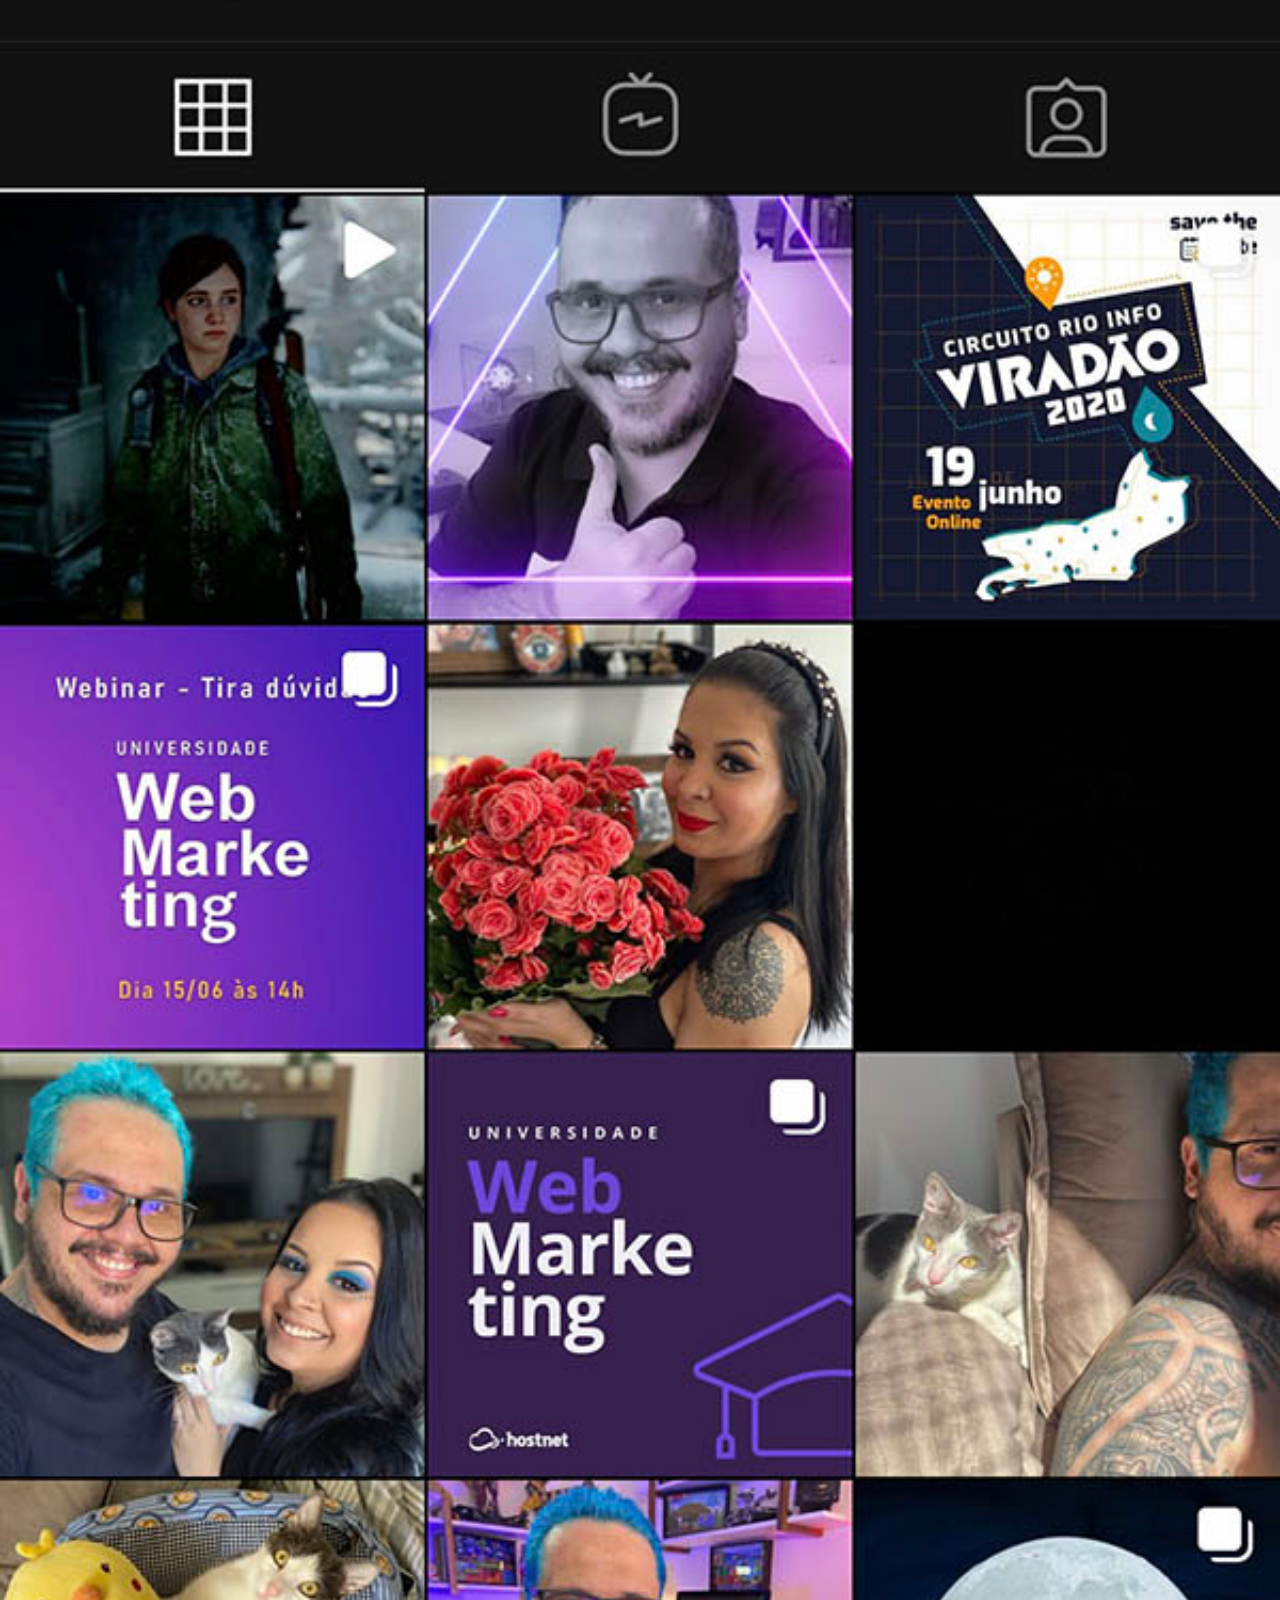
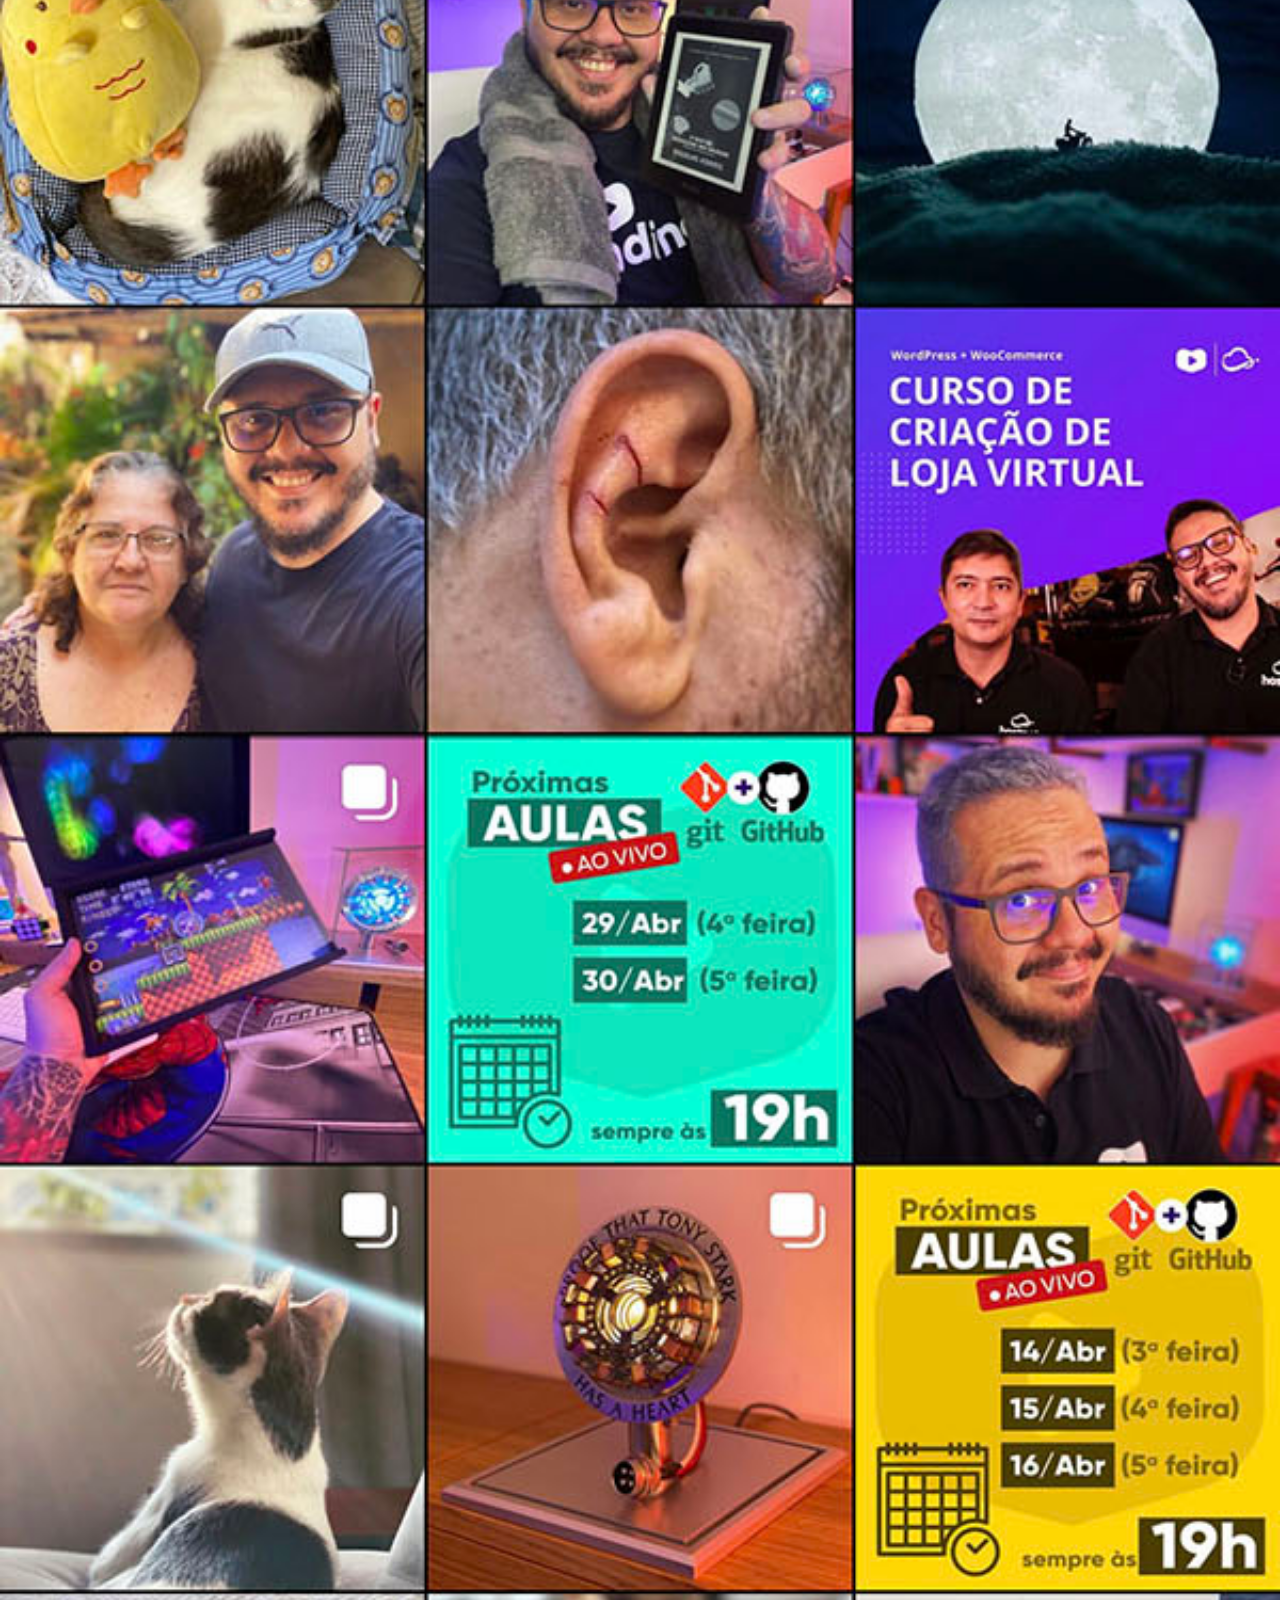
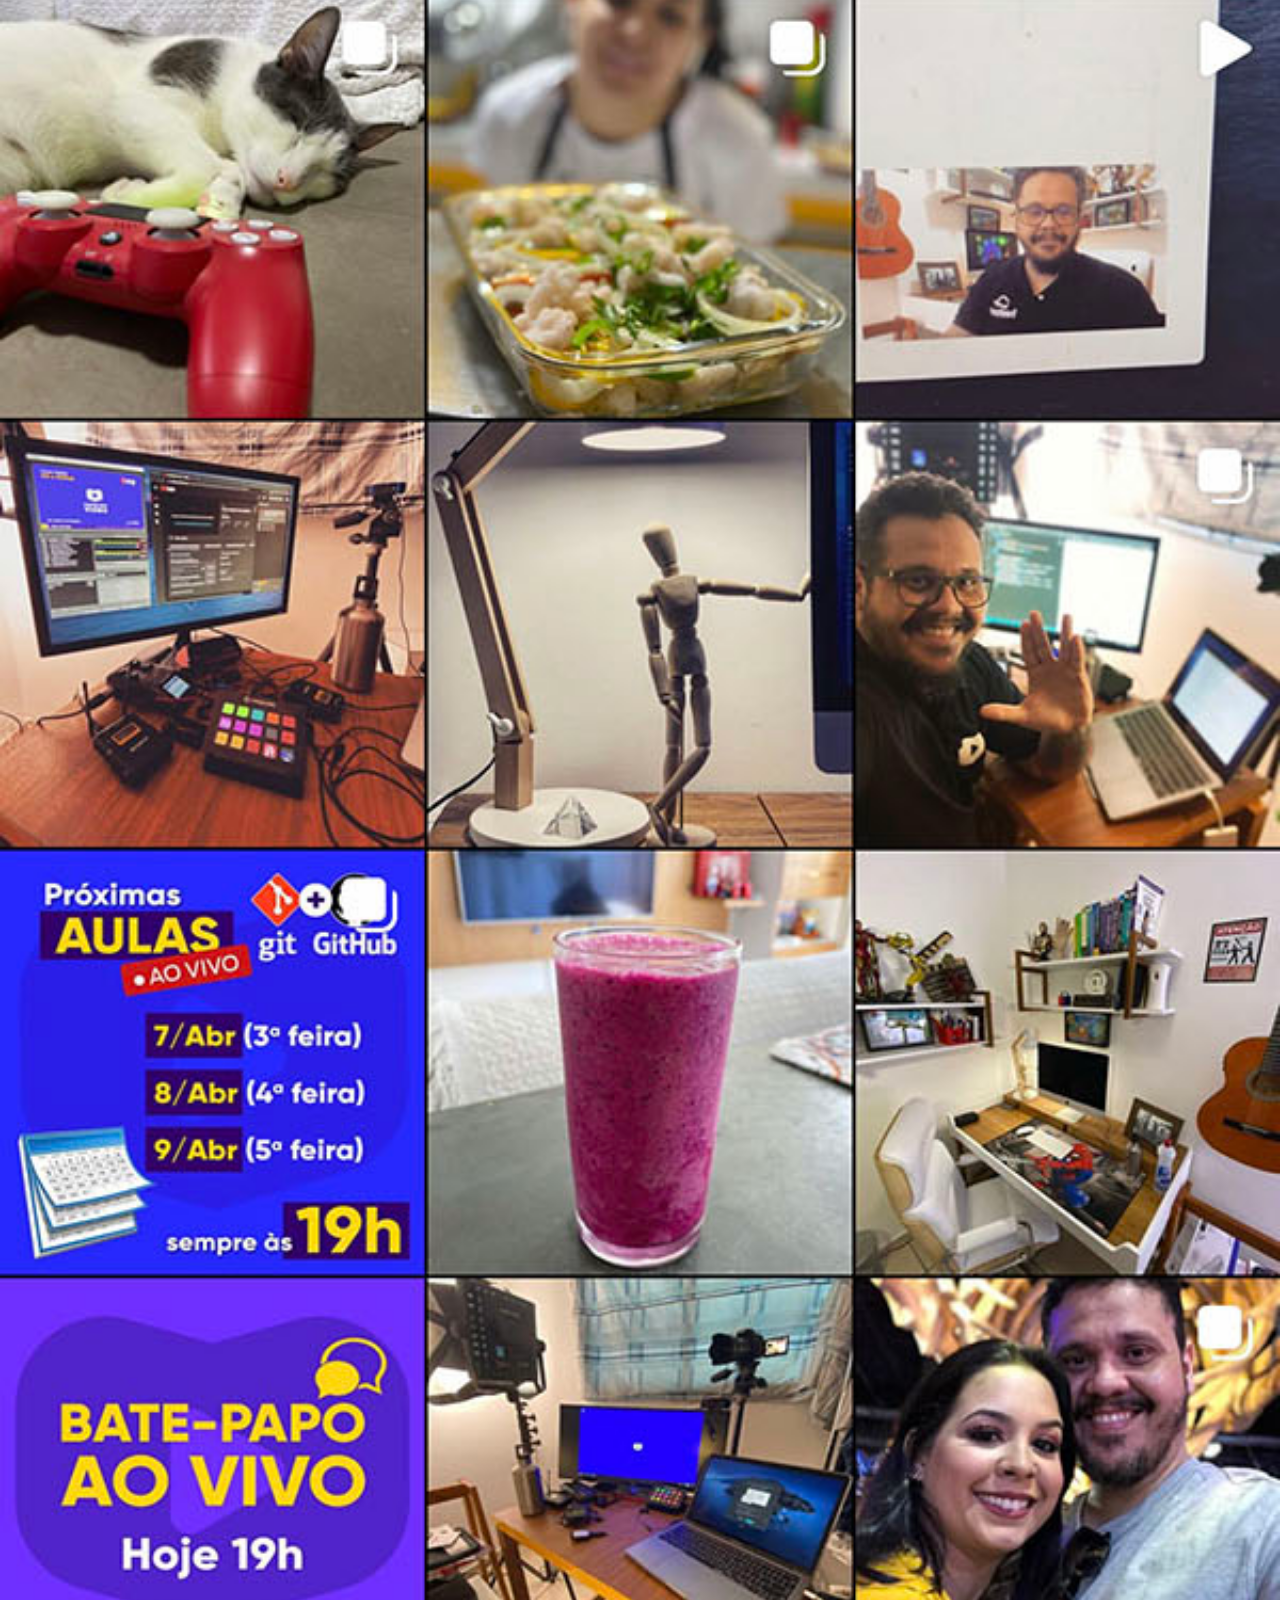
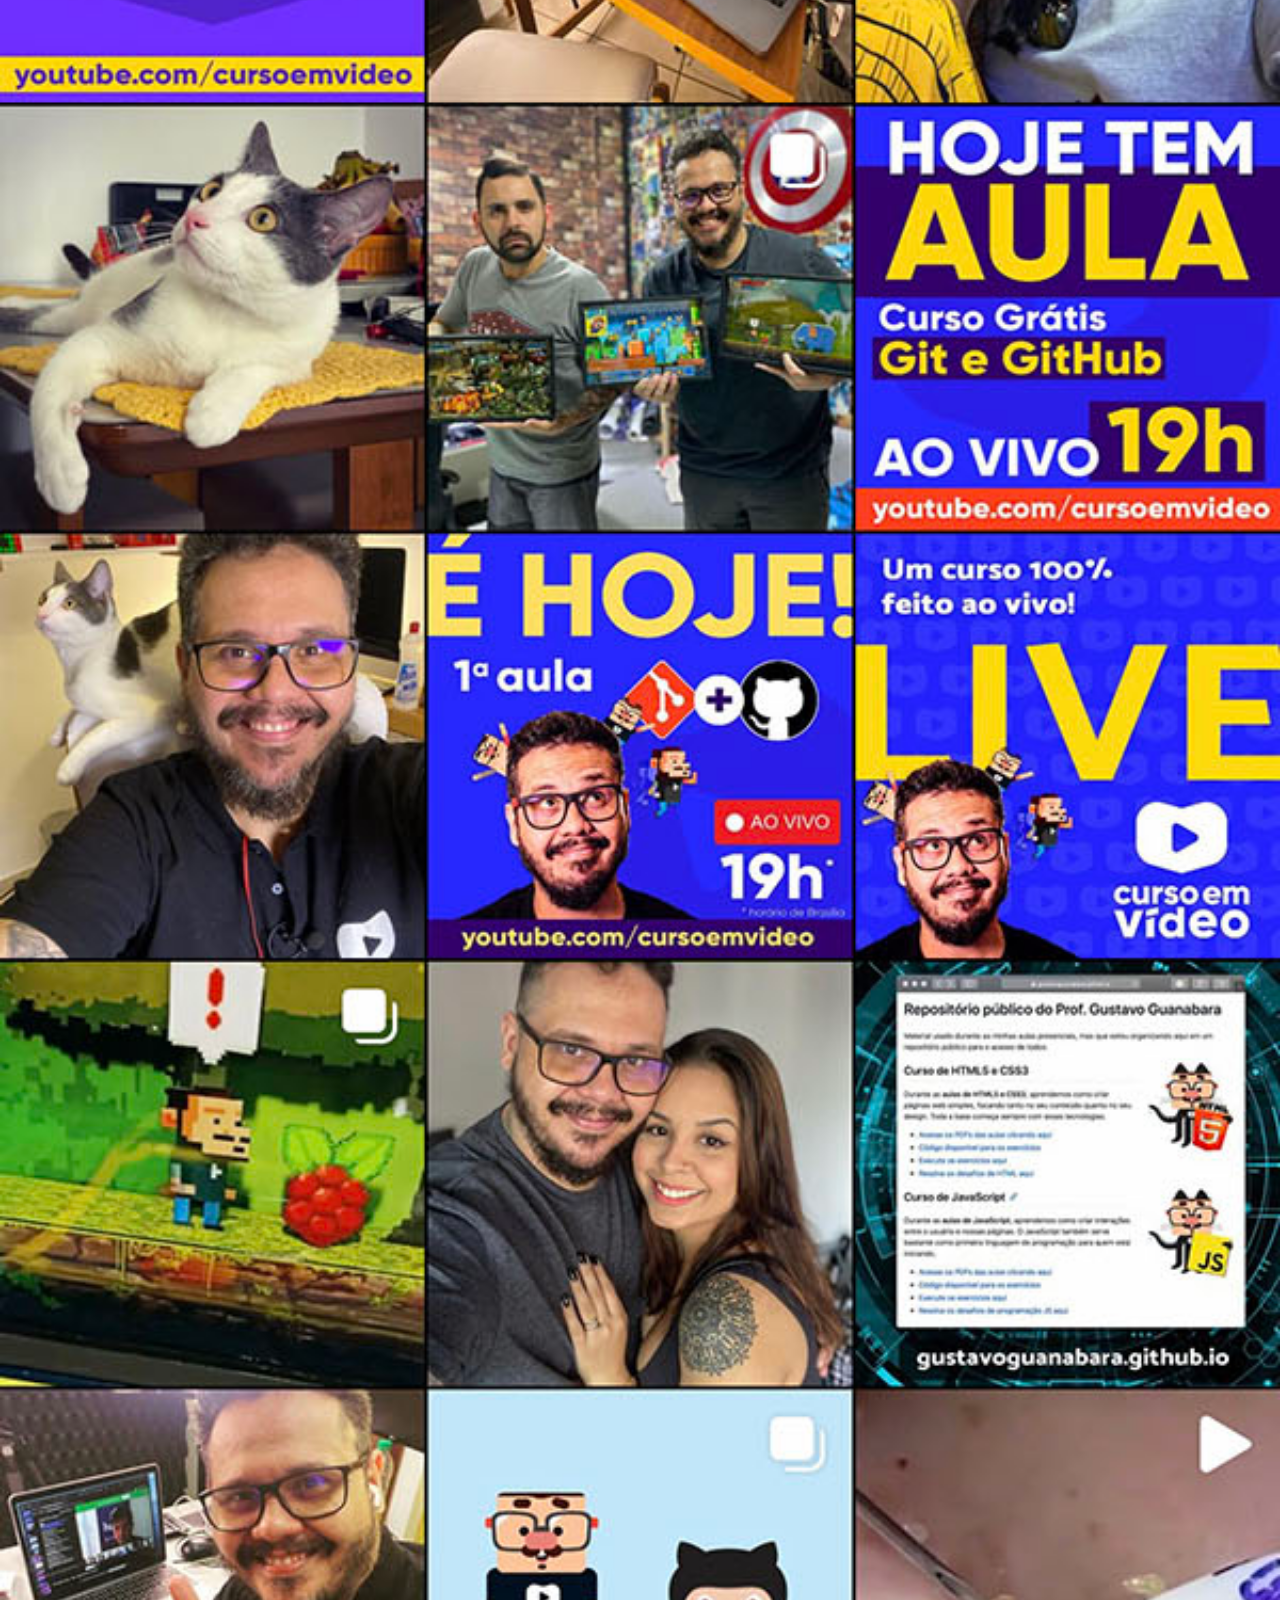
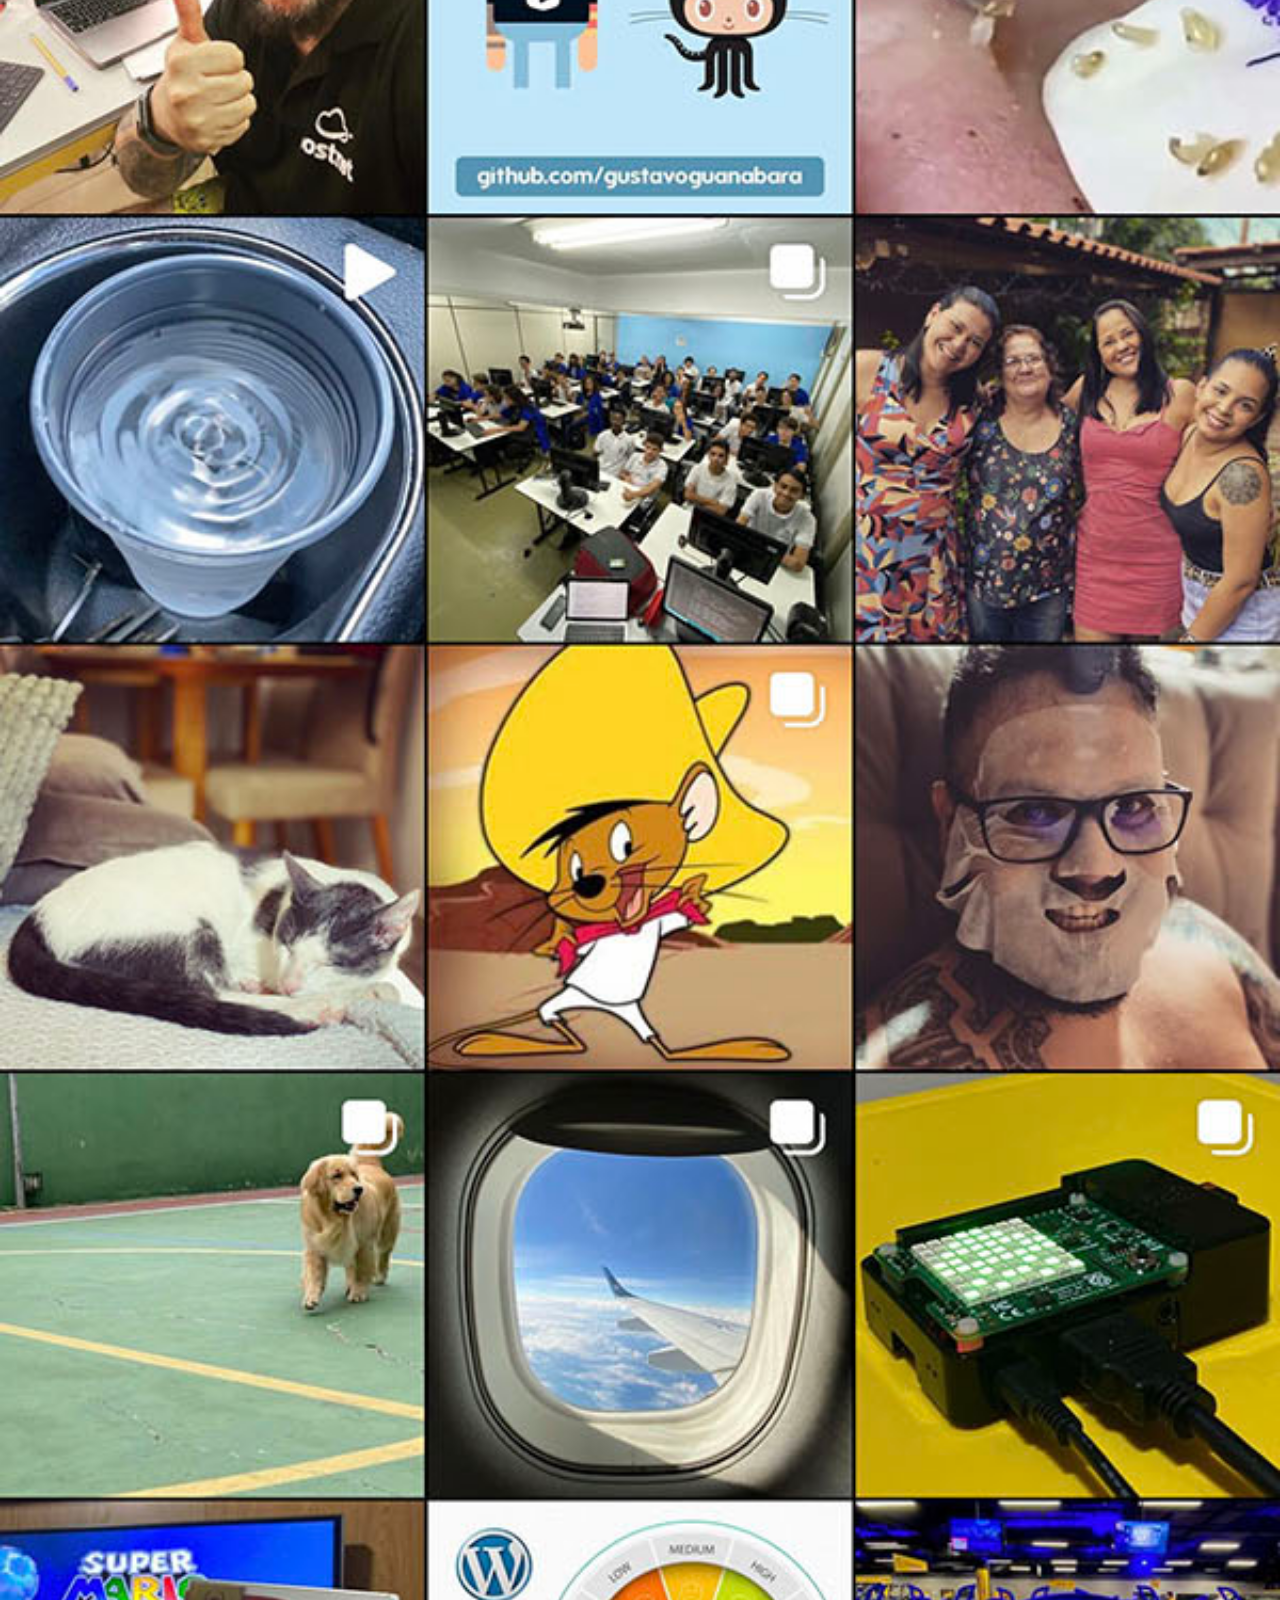
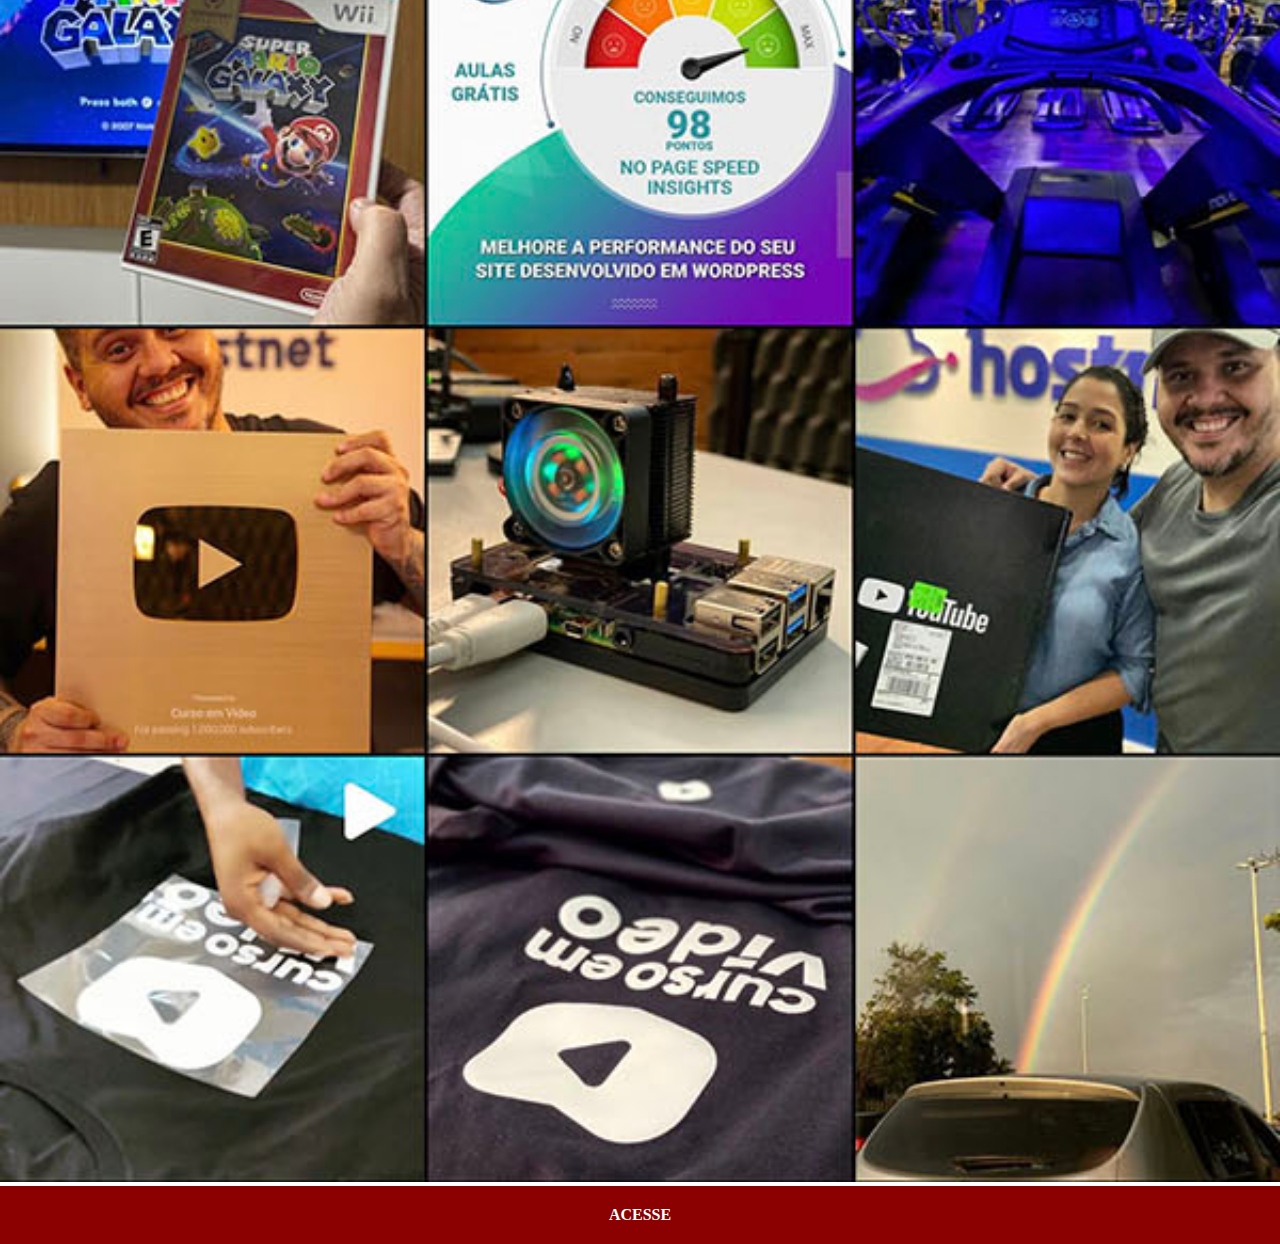
<file: pacote-d0013/instagram.html>
<!DOCTYPE html>
<html lang="pt-br">
<head>
    <meta charset="UTF-8">
    <meta http-equiv="X-UA-Compatible" content="IE=edge">
    <meta name="viewport" content="width=device-width, initial-scale=1.0">
    <title>Youtube</title>
    <link rel="stylesheet" href="estilos/social.css">

</head>
<body>
    <img src="imagens/tela-instagram.jpg" alt="">
    <a href="#">ACESSE</a>
</body>
</html>
</file>
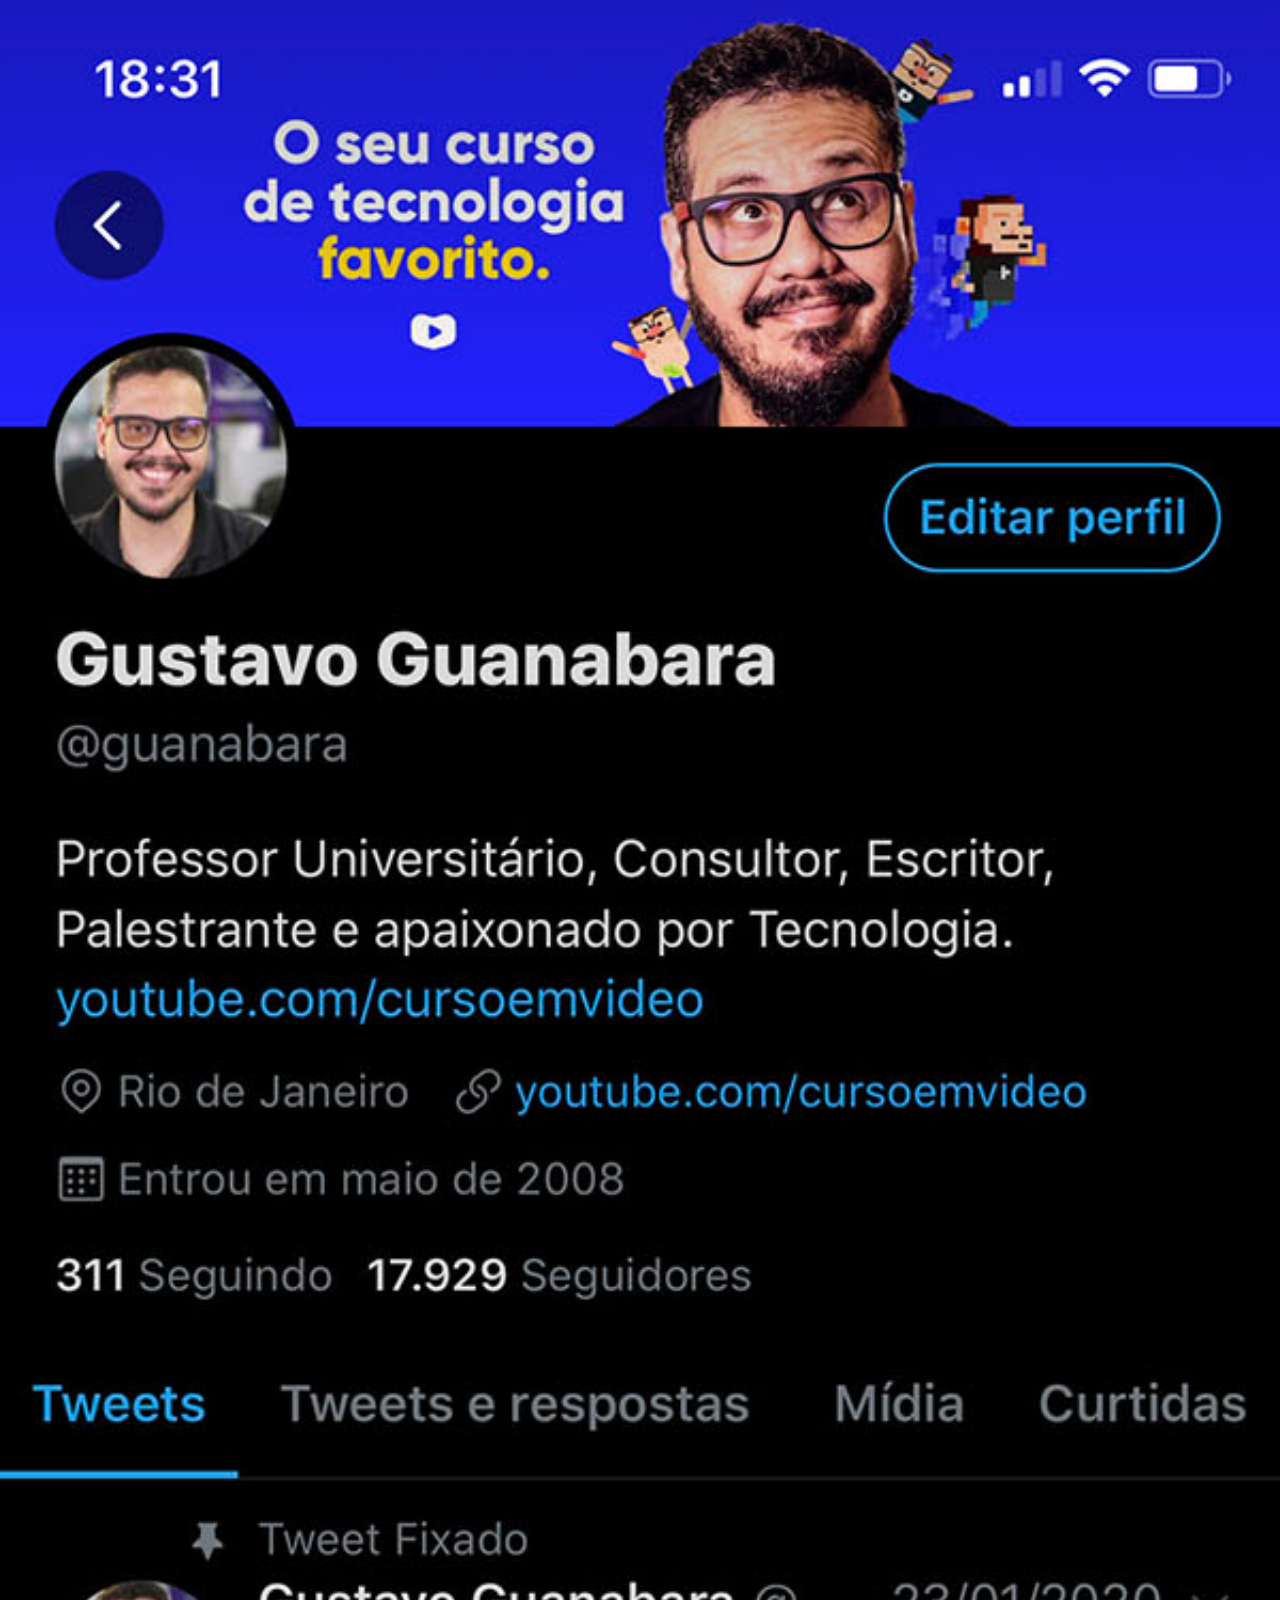
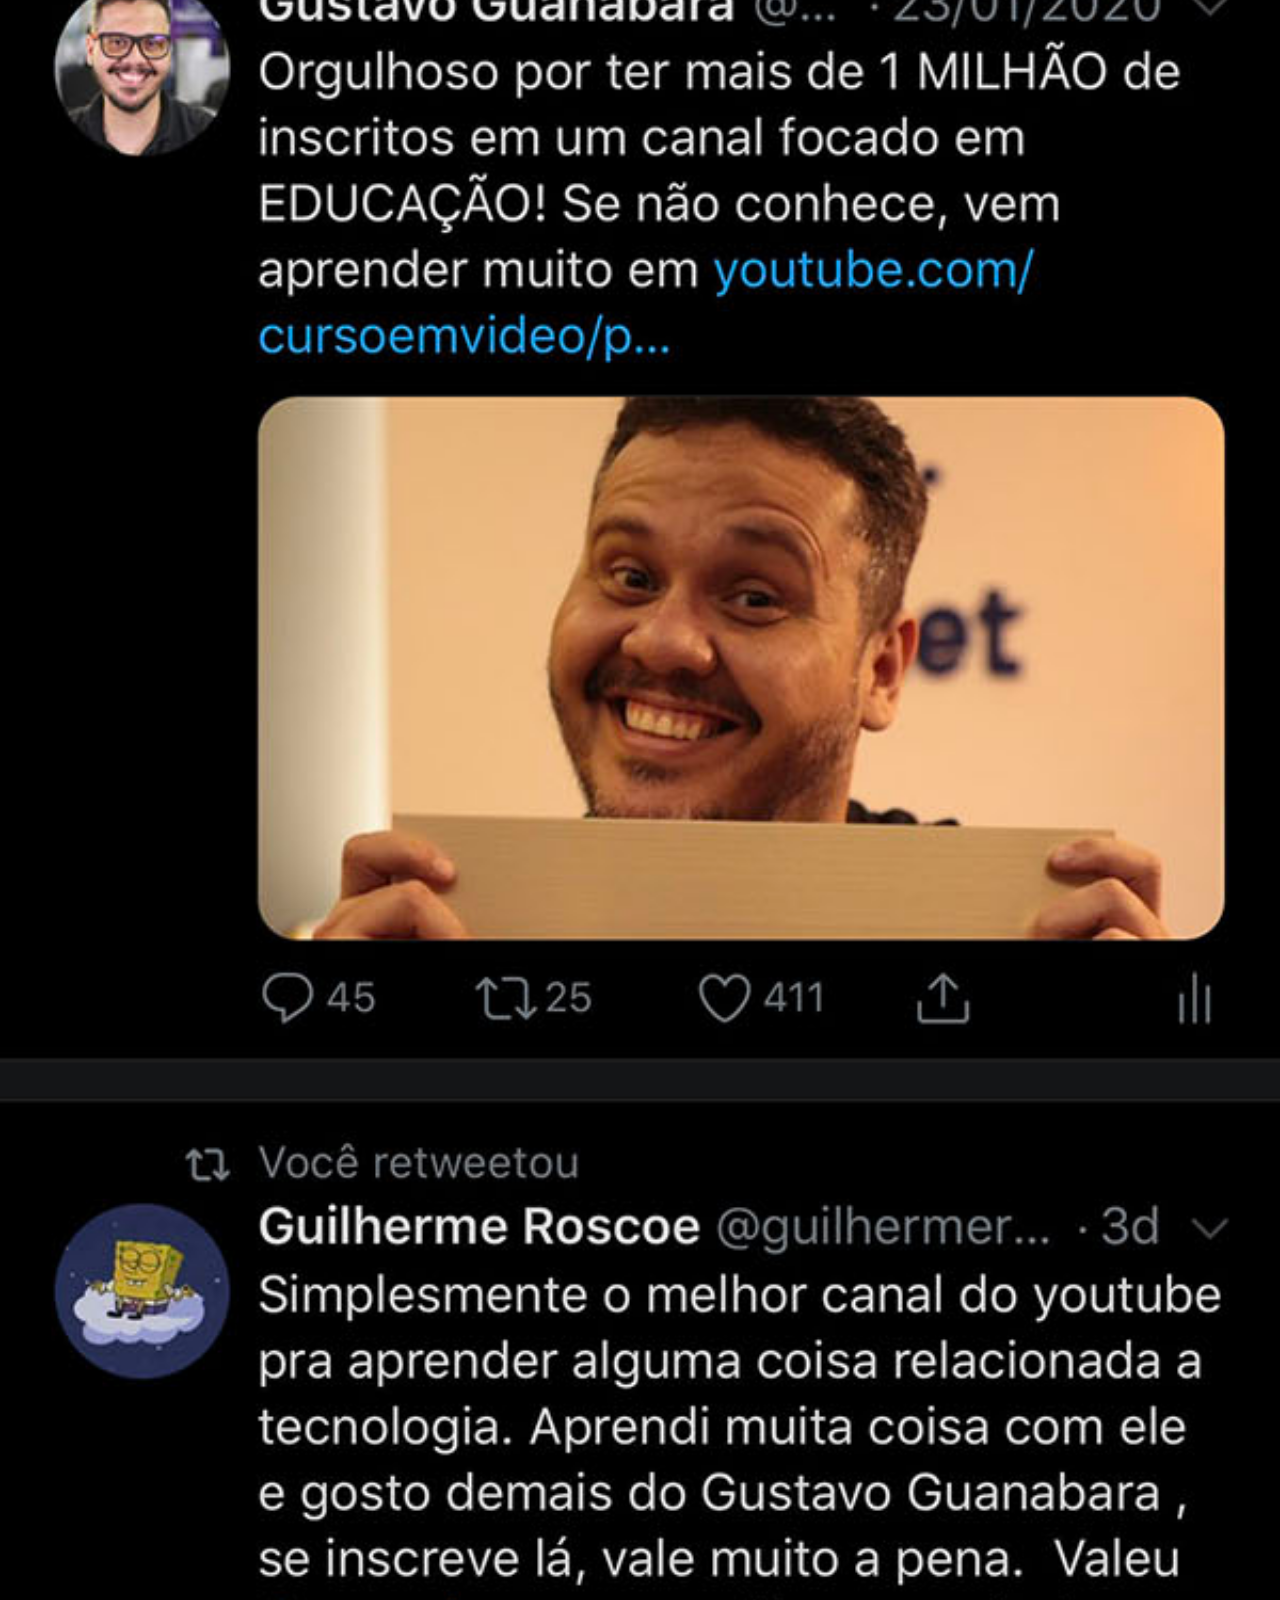
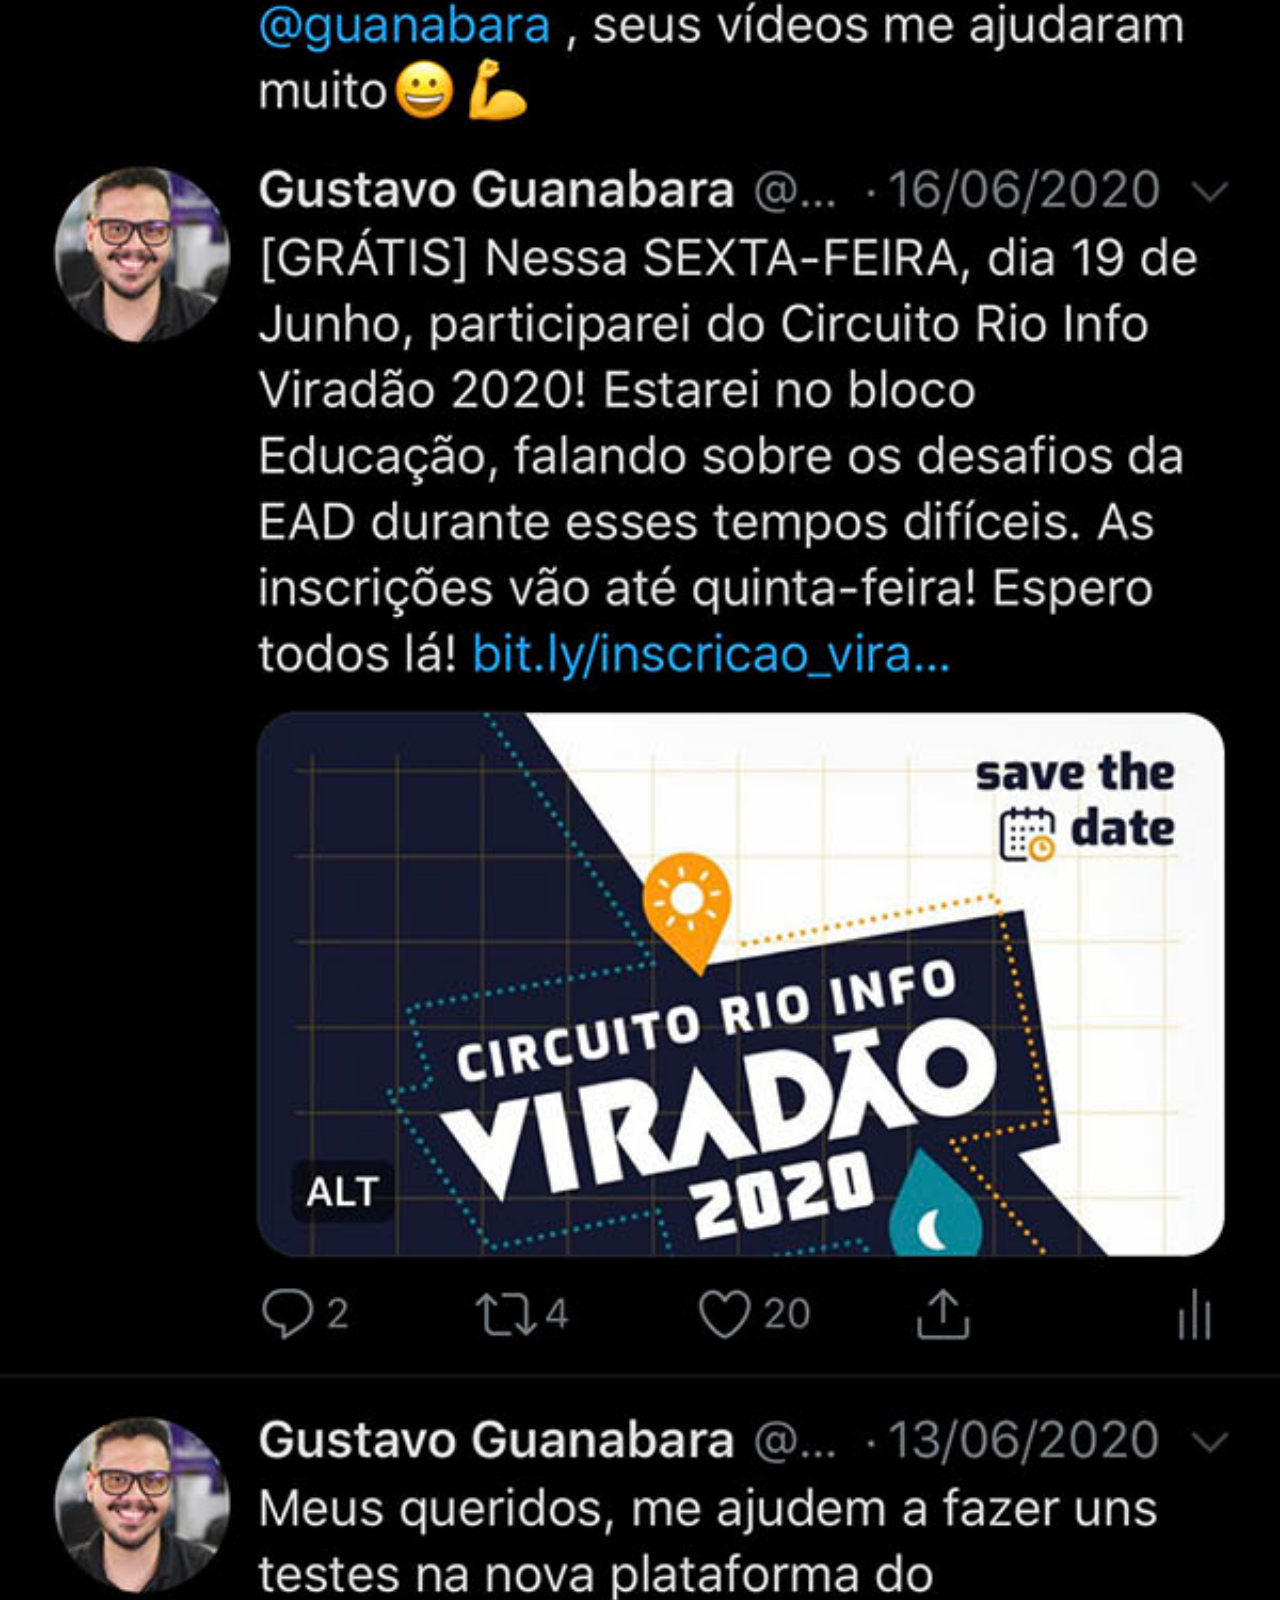
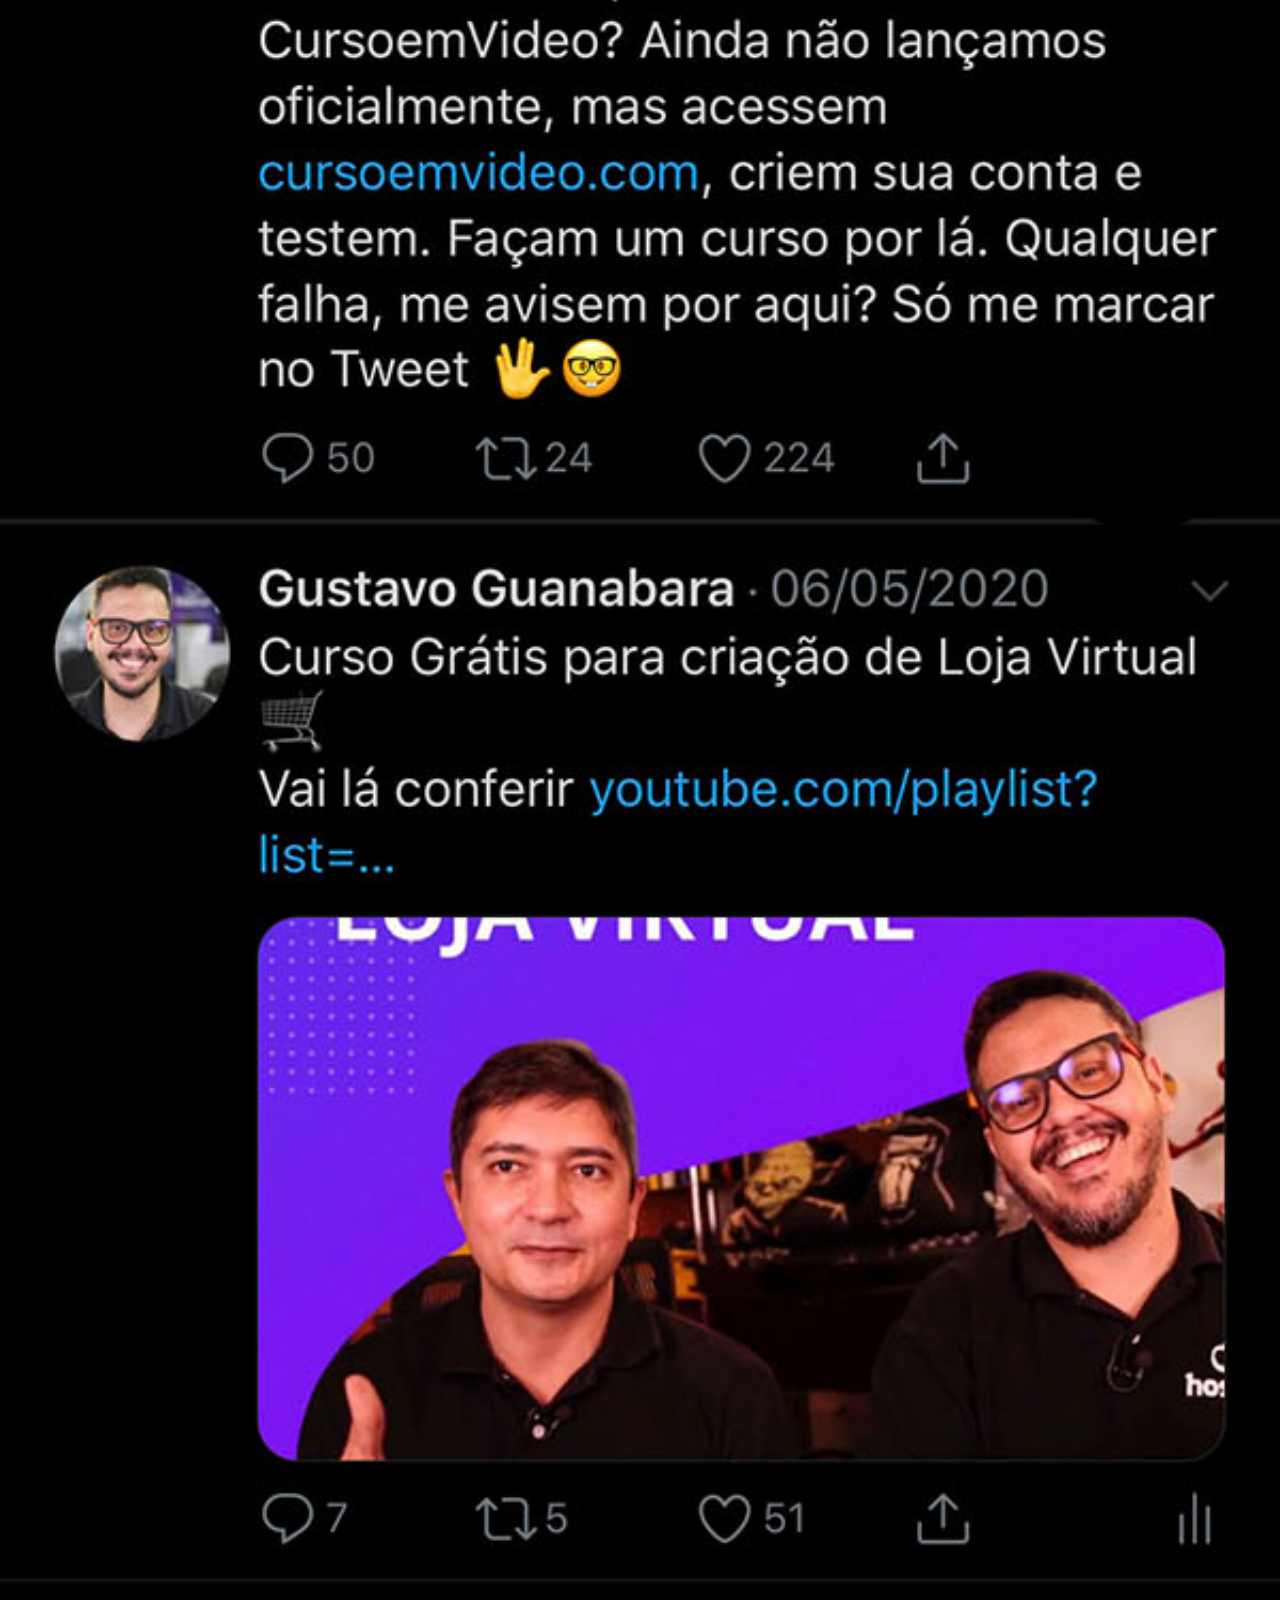
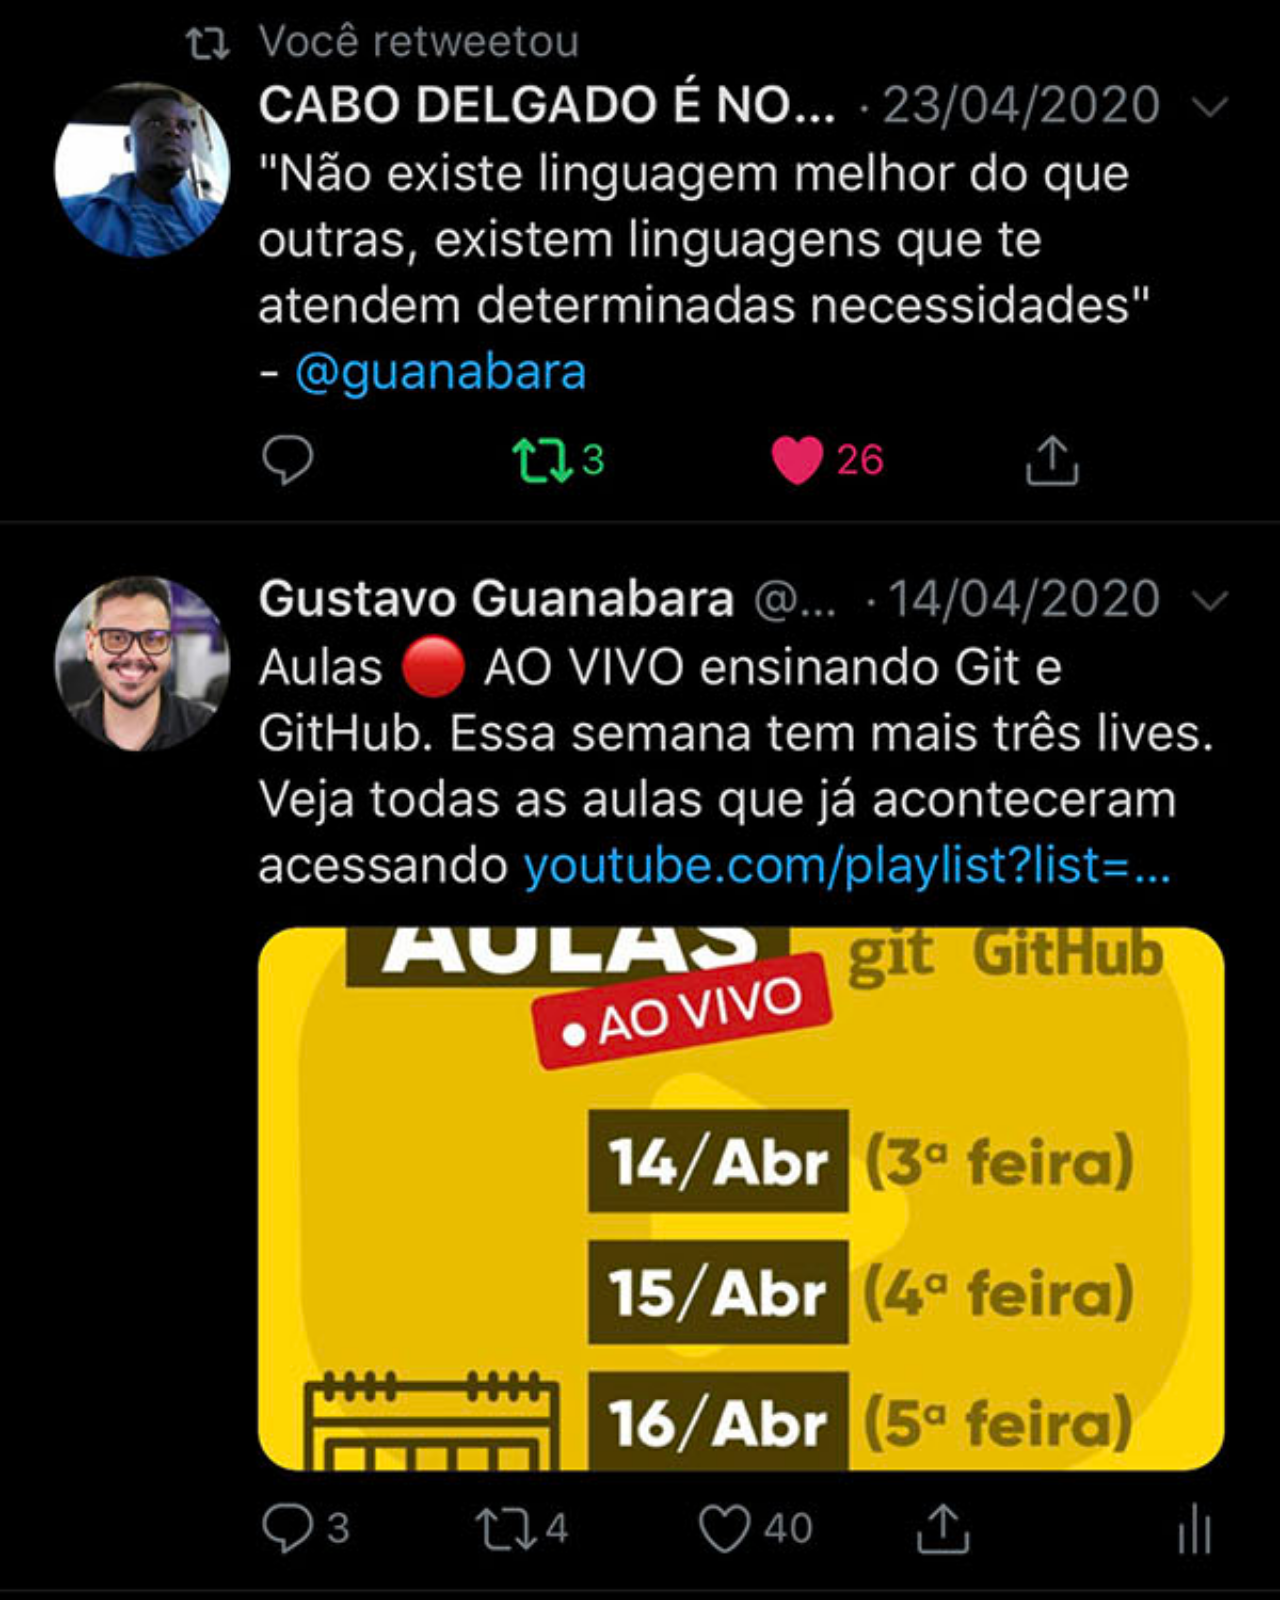
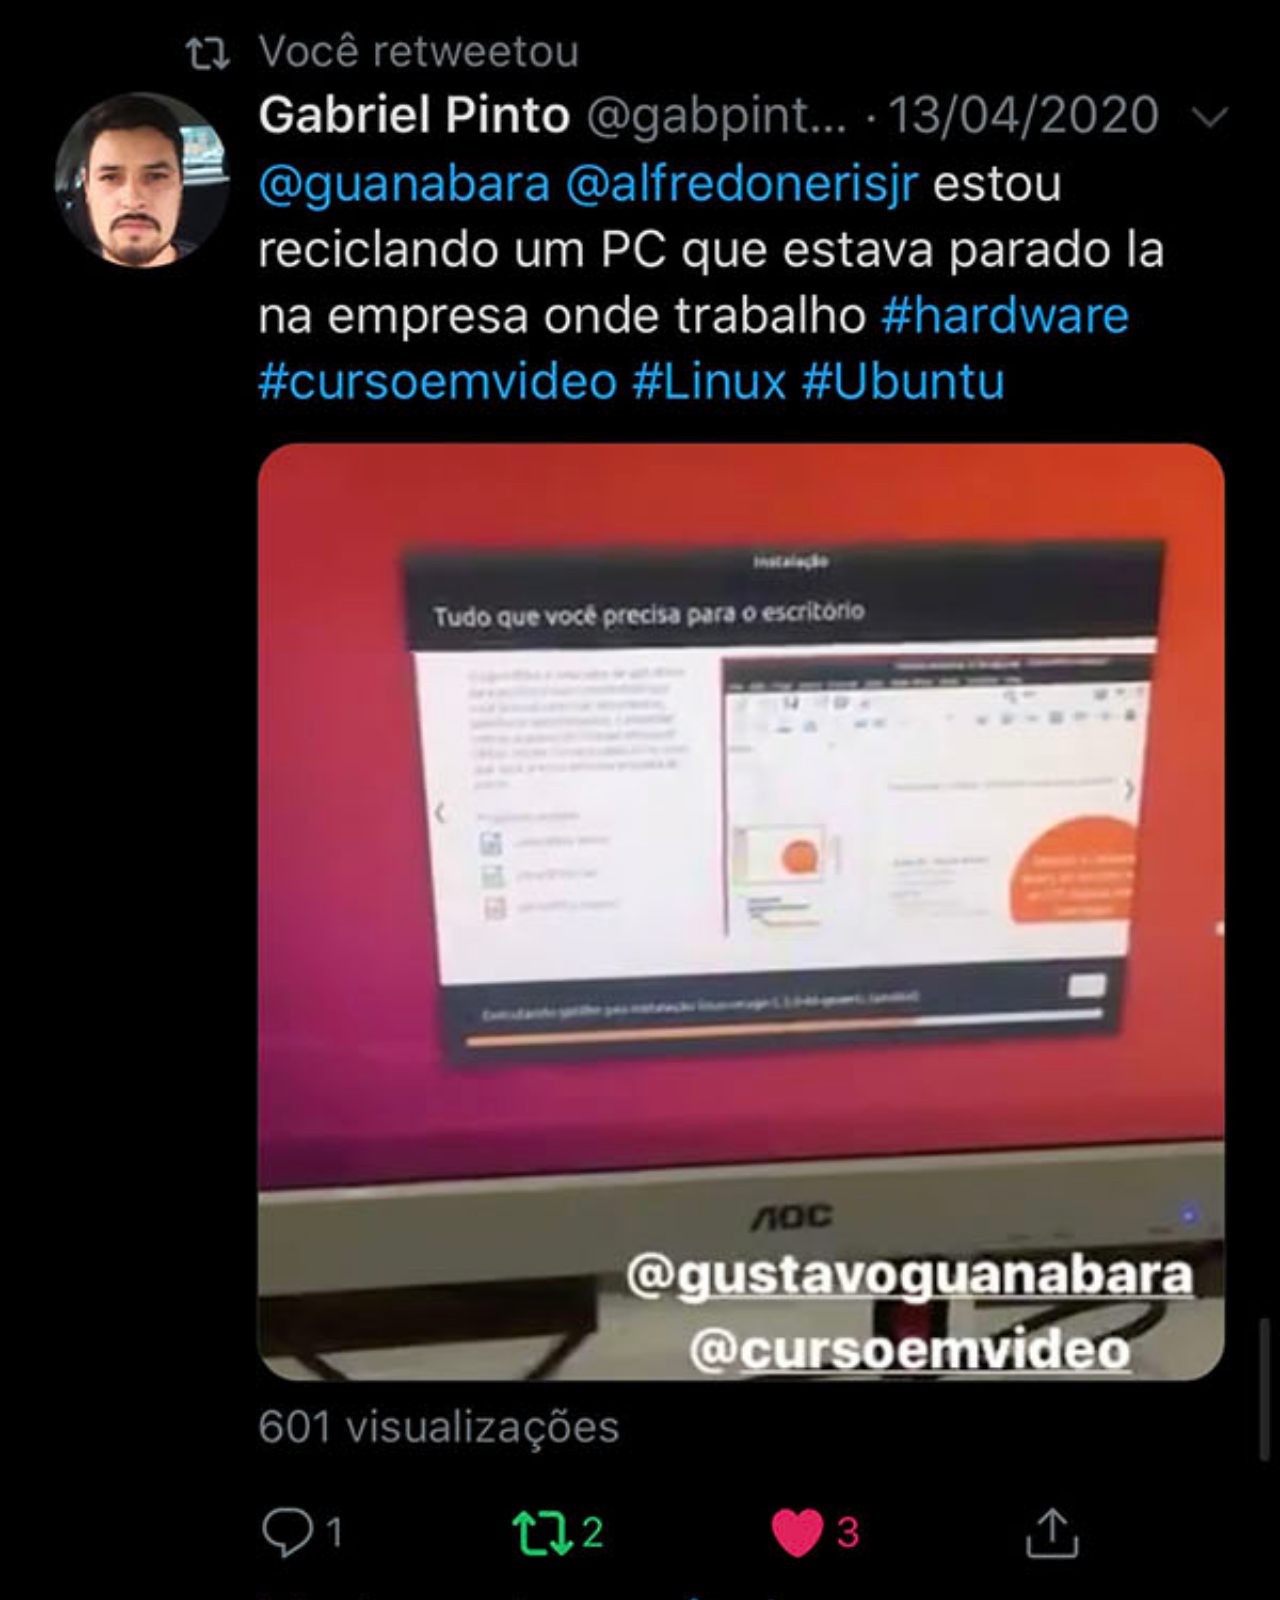
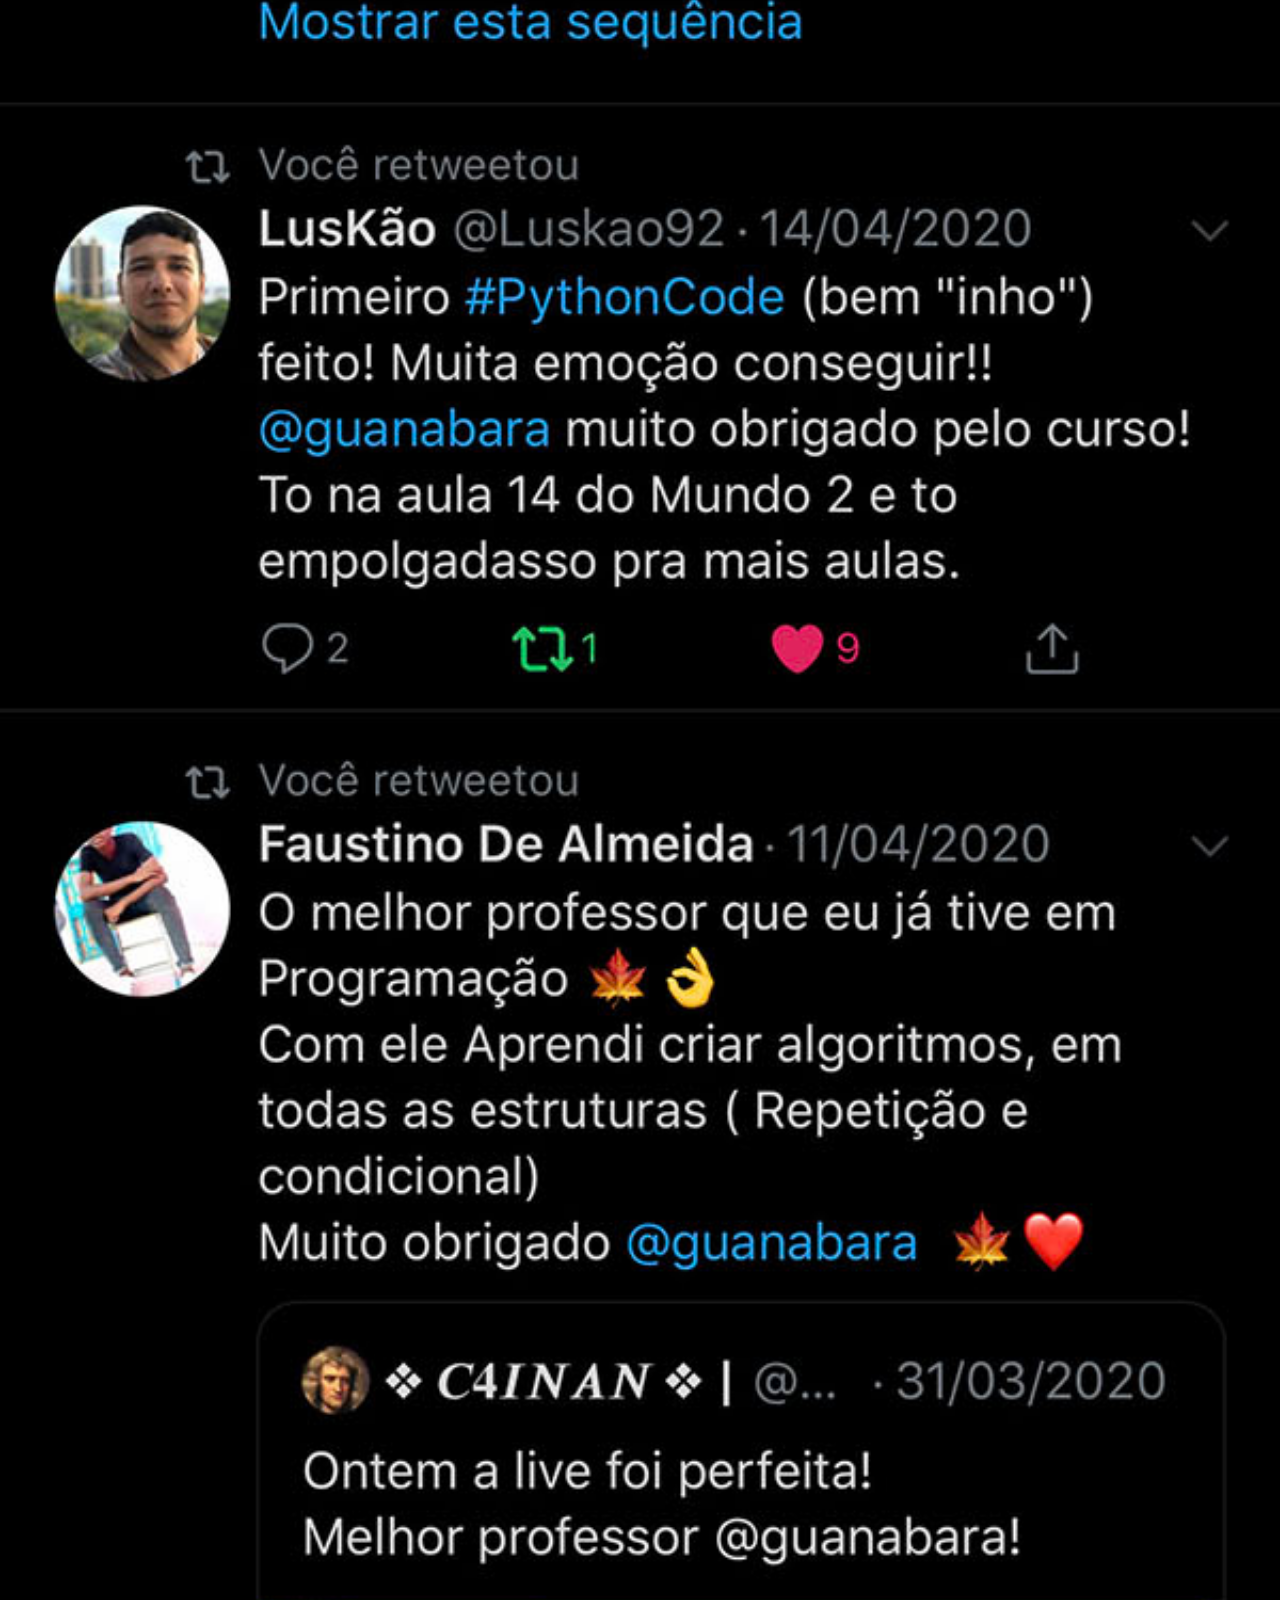
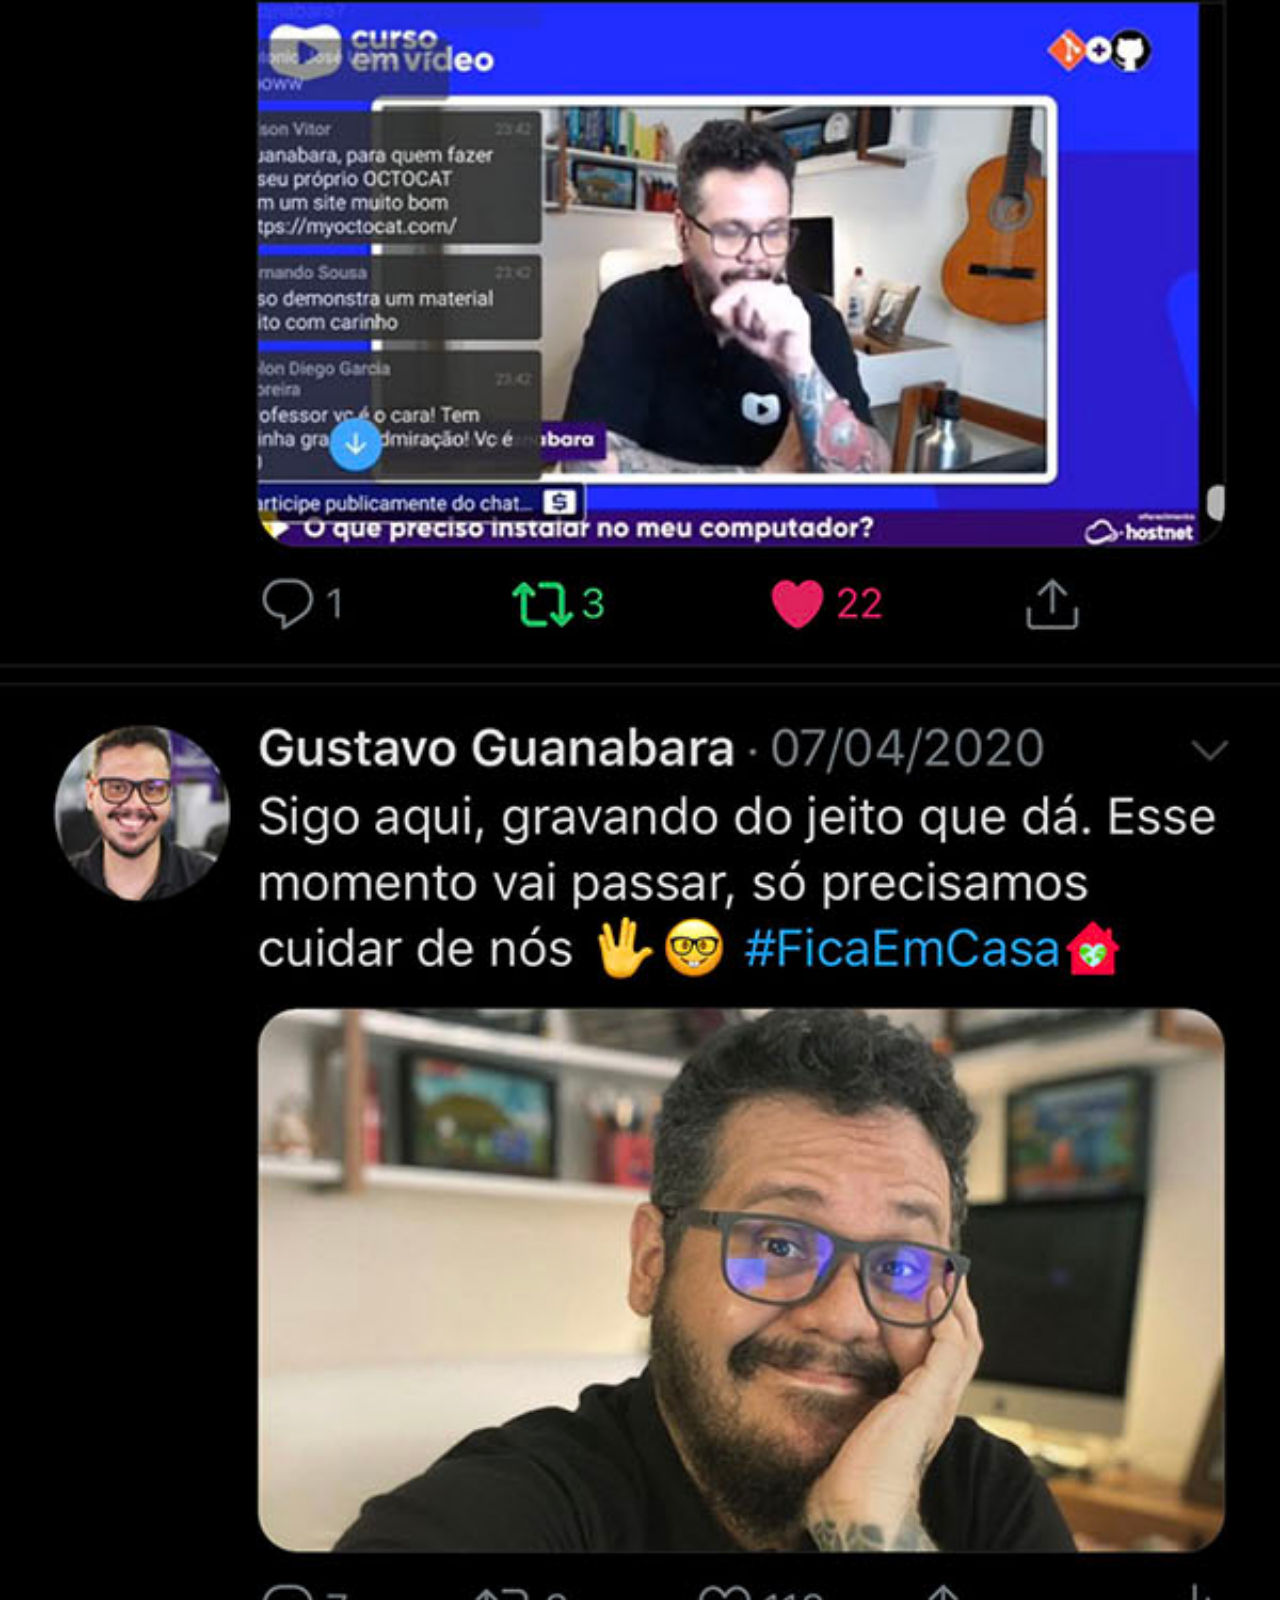
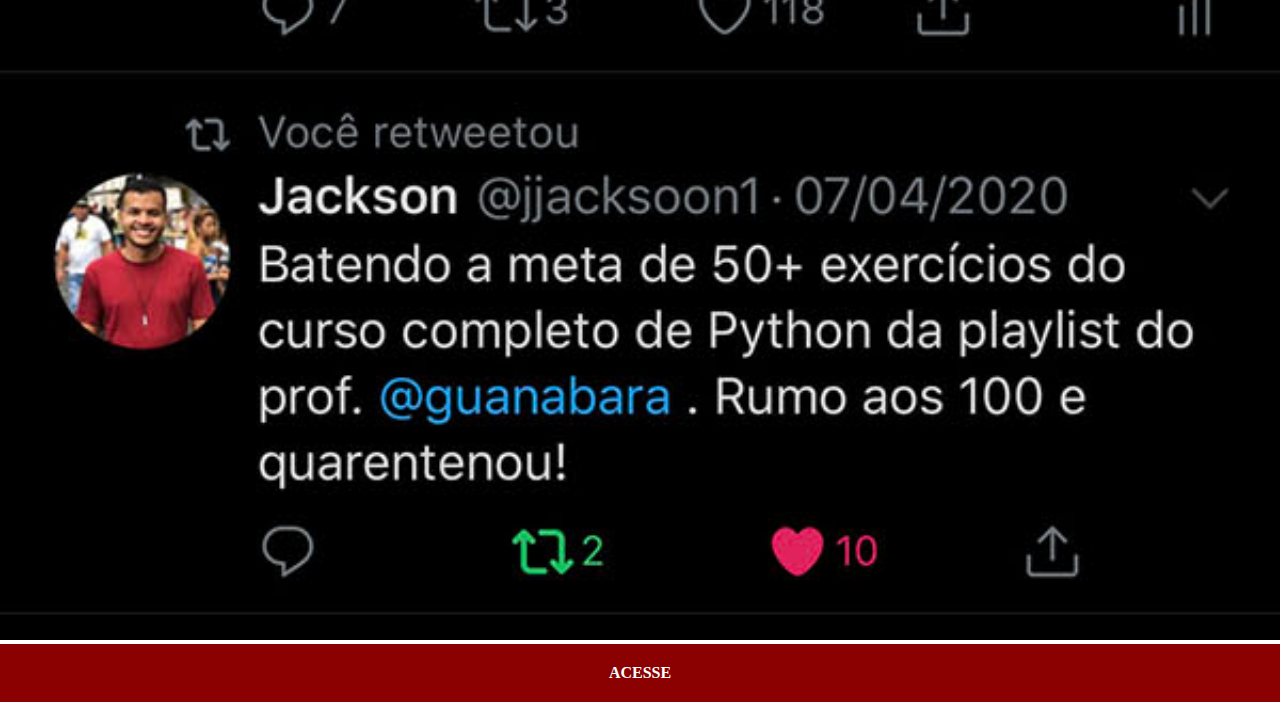
<file: pacote-d0013/twitter.html>
<!DOCTYPE html>
<html lang="pt-br">
<head>
    <meta charset="UTF-8">
    <meta http-equiv="X-UA-Compatible" content="IE=edge">
    <meta name="viewport" content="width=device-width, initial-scale=1.0">
    <title>Twitter</title>
    <link rel="stylesheet" href="estilos/social.css">

</head>
<body>
    <img src="imagens/tela-twitter.jpg" alt="">
    <a href="#">ACESSE</a>
</body>
</html>
</file>
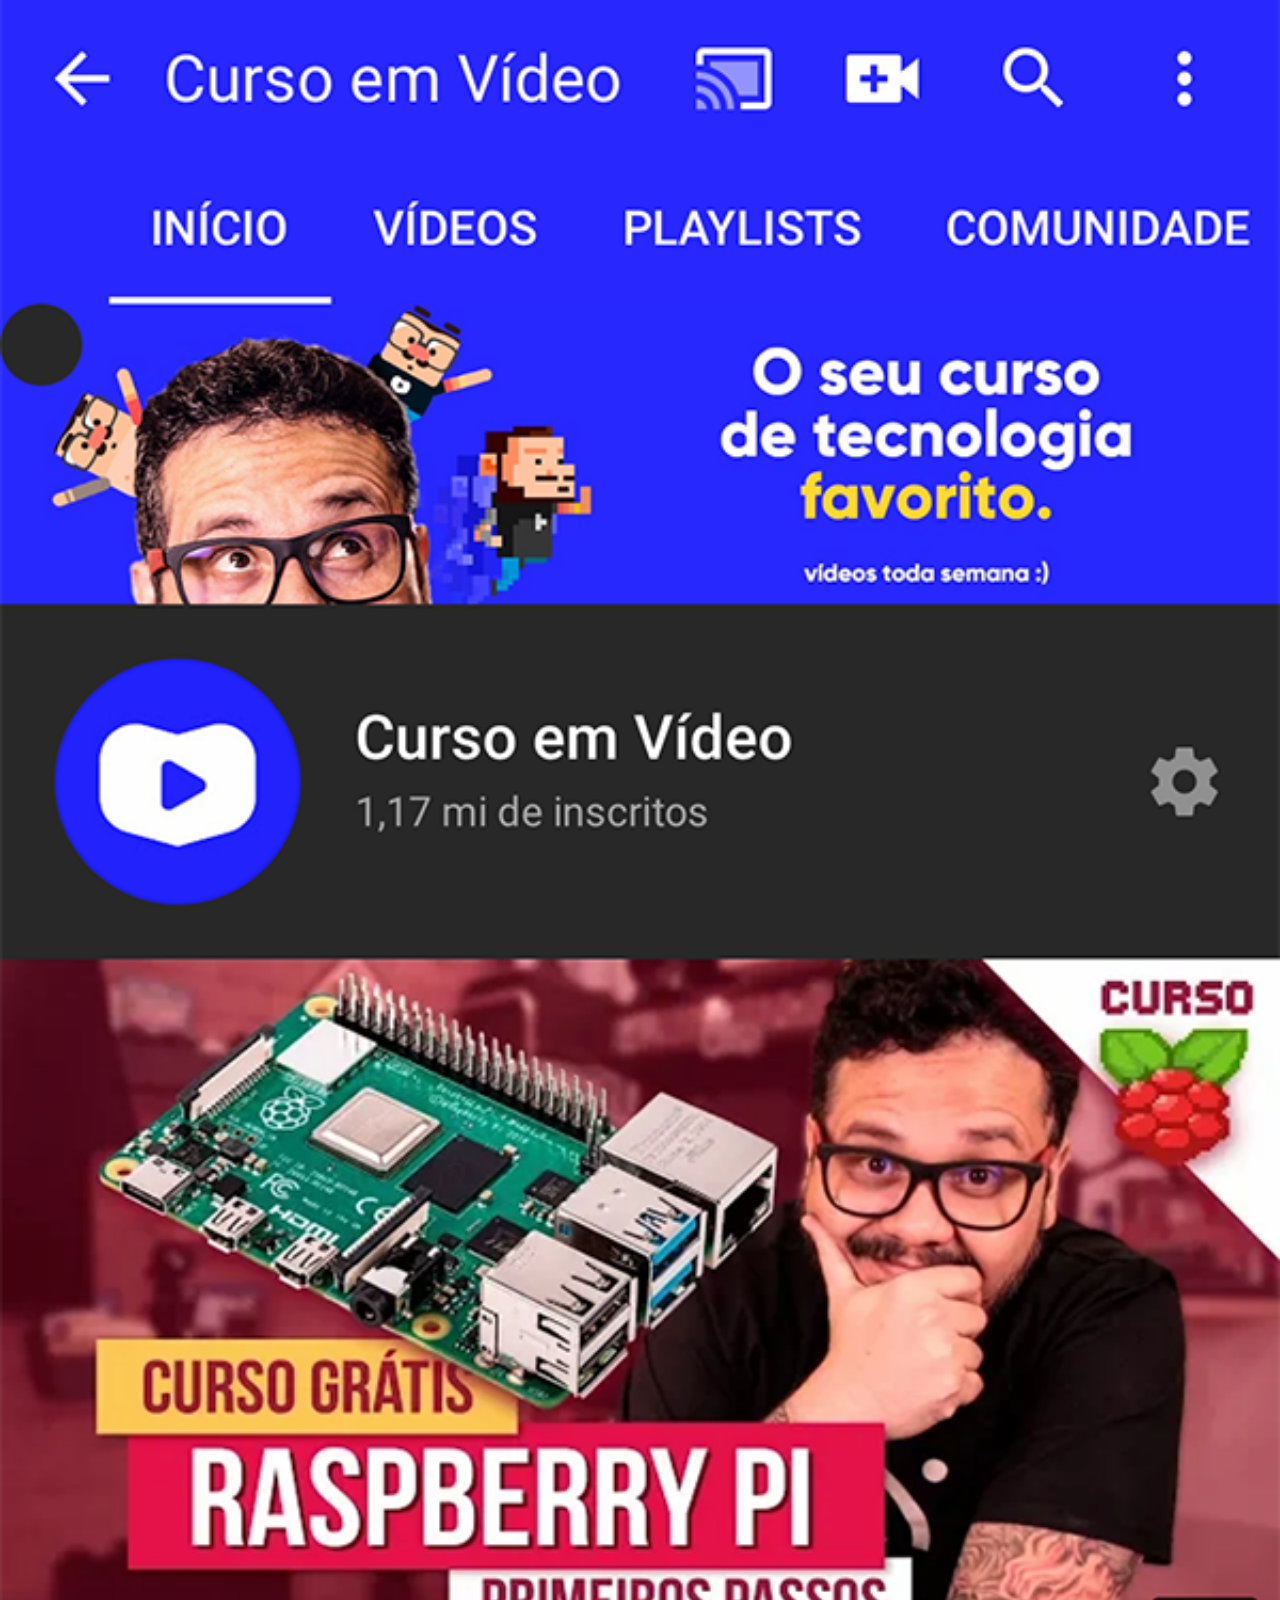
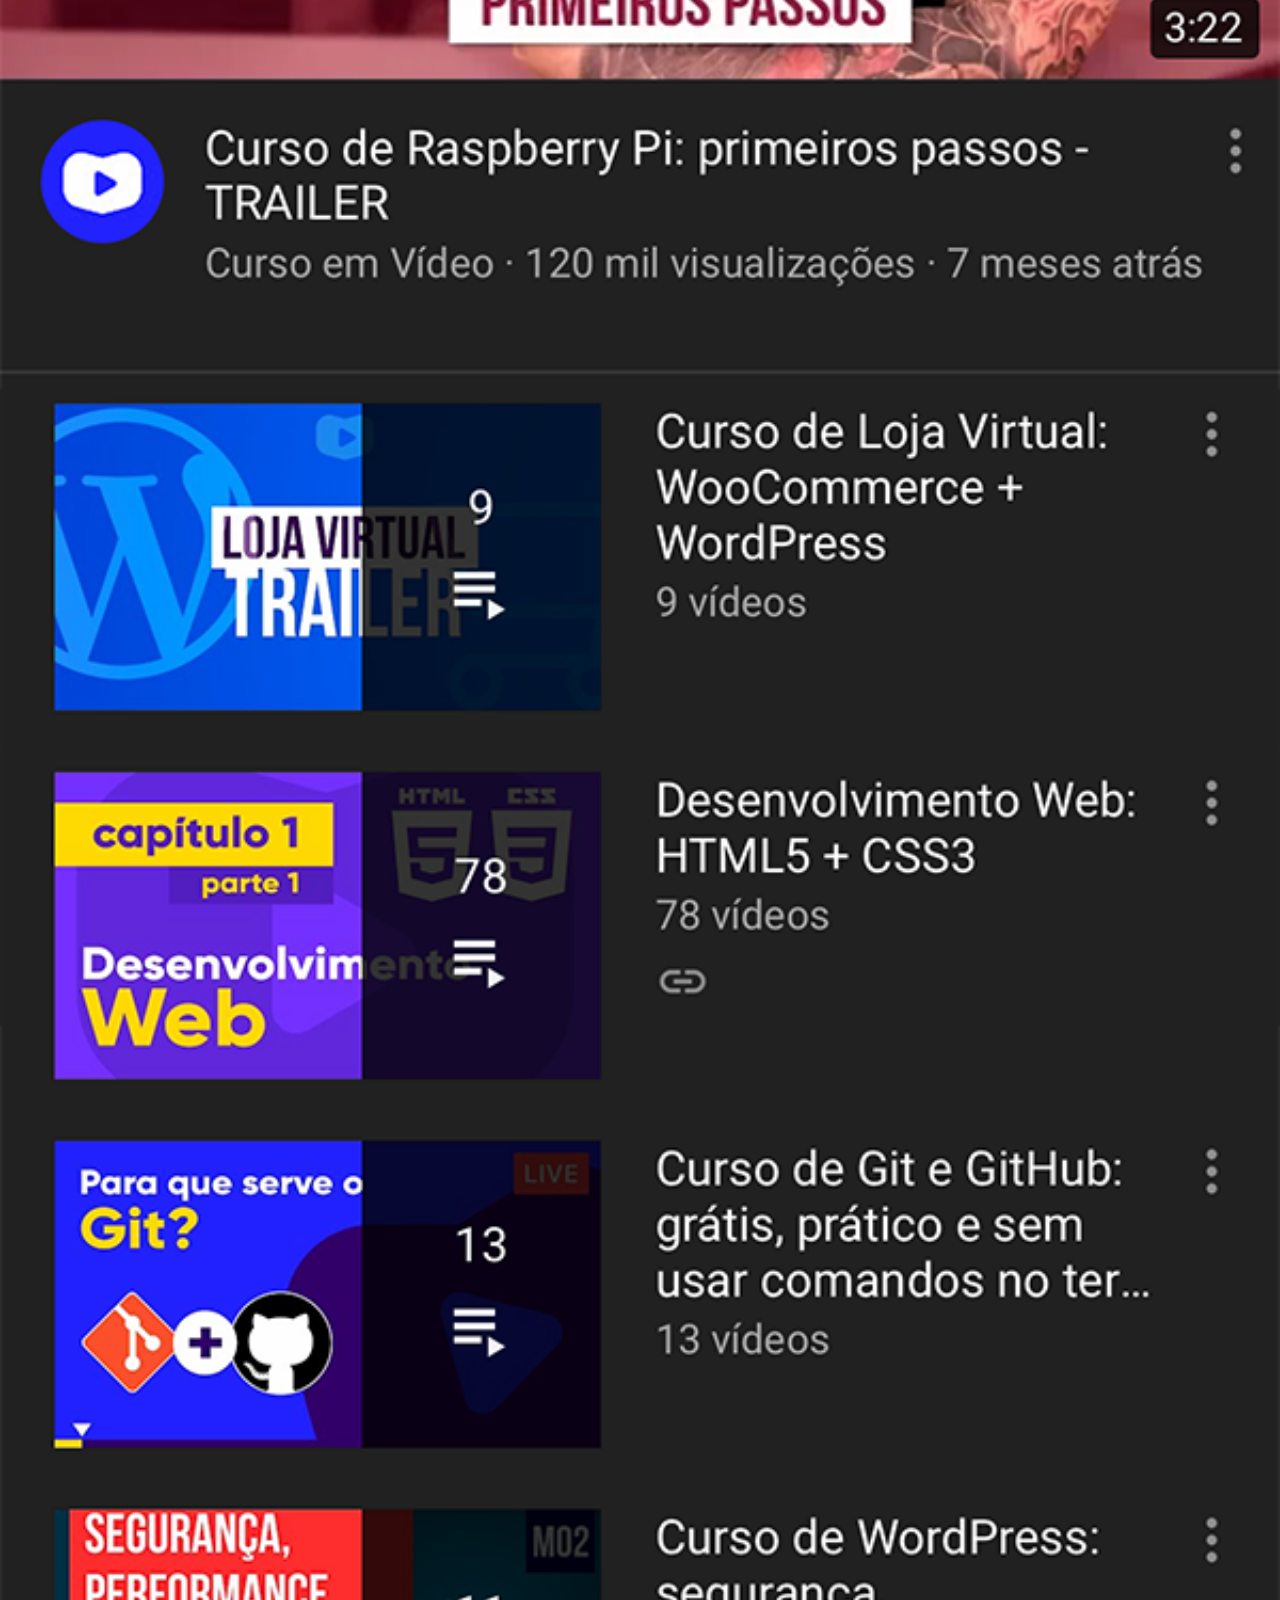
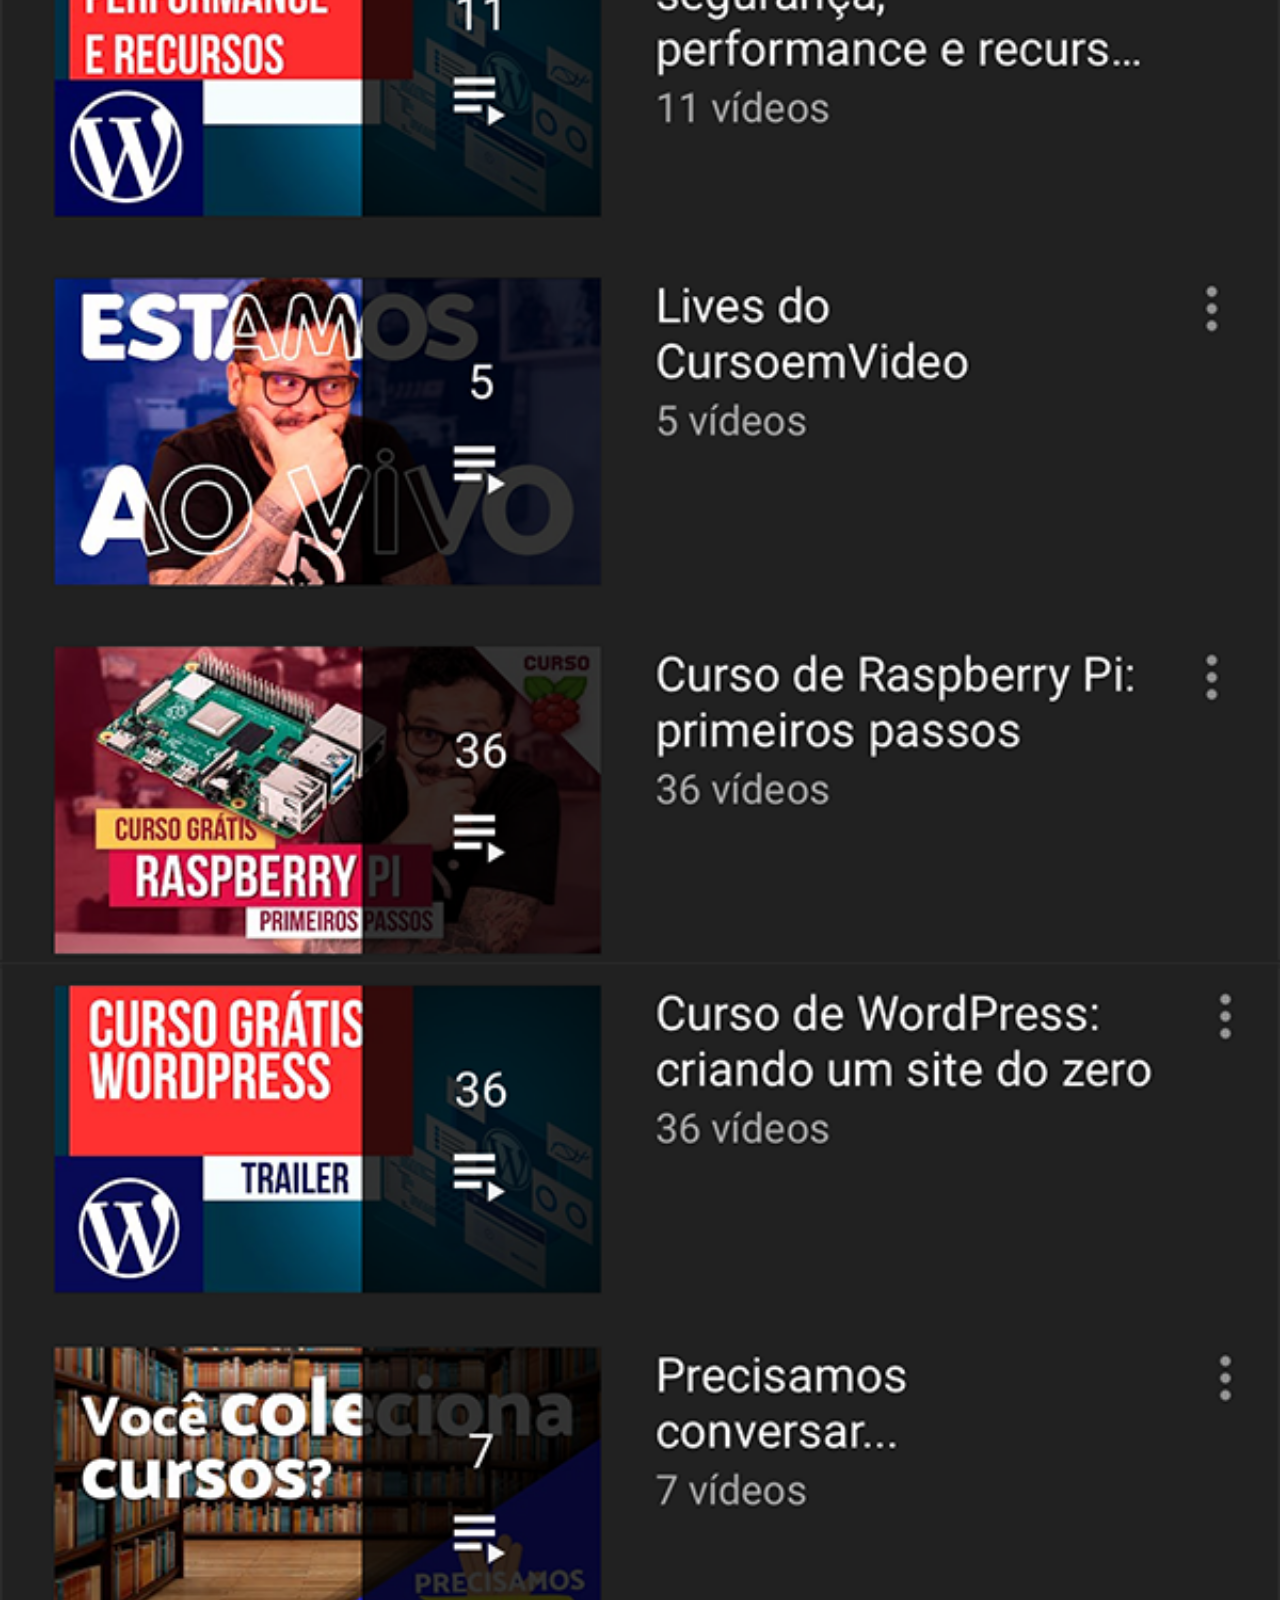
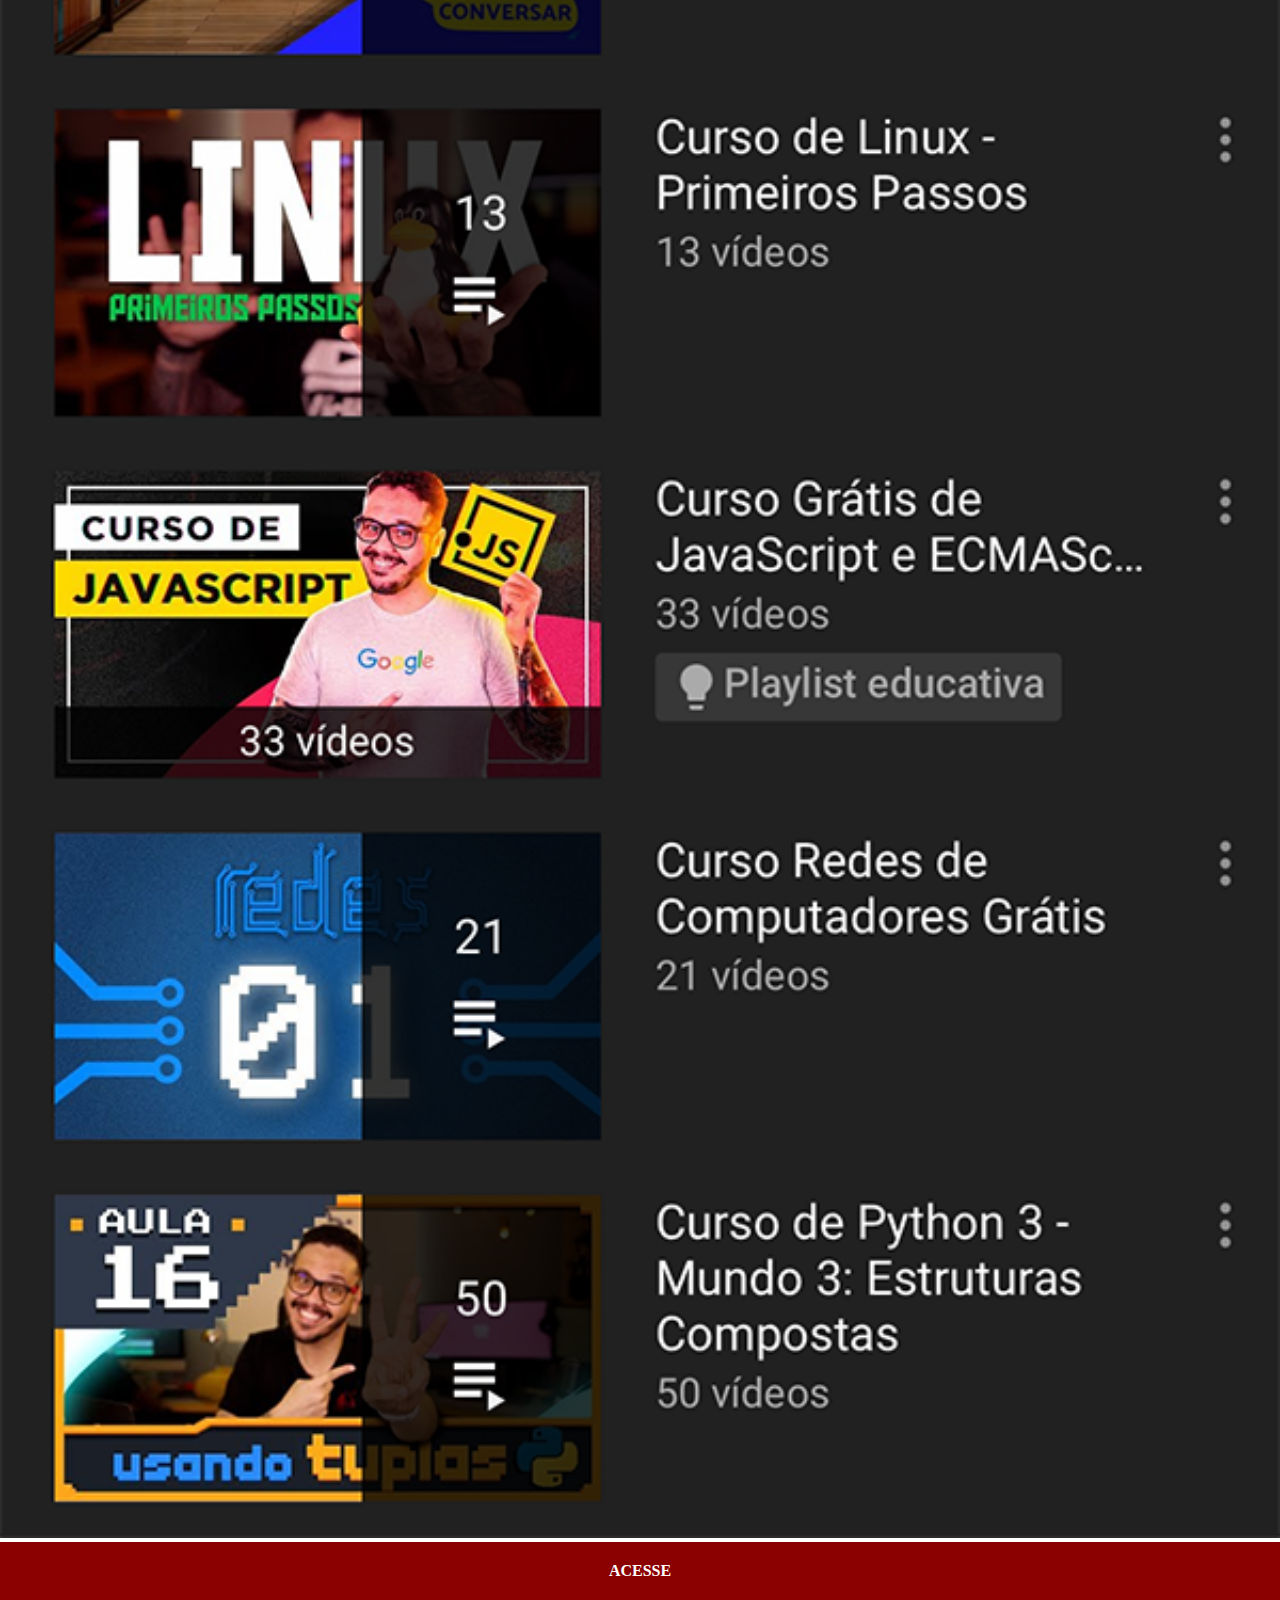
<file: pacote-d0013/youtube.html>
<!DOCTYPE html>
<html lang="pt-br">
<head>
    <meta charset="UTF-8">
    <meta http-equiv="X-UA-Compatible" content="IE=edge">
    <meta name="viewport" content="width=device-width, initial-scale=1.0">
    <title>Youtube</title>
    <link rel="stylesheet" href="estilos/social.css">

</head>
<body>
    <img src="imagens/tela-youtube.png" alt="">
    <a href="#">ACESSE</a>
</body>
</html>
</file>
<file: pacote-d0013/estilos/style.css>
@charset "UTF-8";

*{
    margin: 0px;
    padding: 0px;
    font-family: Arial, Helvetica, sans-serif;
}

html, body{
    height: 100vh;
    width: 100vw;
    background-color: black;
}

main{
    height: 100vh;
    position: relative;
}

body{
    background: url(../imagens/fundo-madeira.jpg) no-repeat top center;
    background-size: cover;
    background-attachment: fixed;
}

section#telefone{
    height: 627px;
    width: 311px;
    background-color: blue;
    position: absolute;
    top: 50%;
    left: 50%;
    transform: translate(-50%, -50%);
    background: url(../imagens/frame-iphone.png) no-repeat;

}

iframe#tela{
    position: relative;
    top: 80px;
    left: 22px;
    width: 267px;
    height: 471px;
}

section#redes-sociais {
    text-align: right;
}


section#redes-sociais img{
    width: 50px;
    margin: 10px;
    border-radius: 50%;
    box-shadow: 2px 2px 5px rgba(0, 0, 0, 0.404);
    box-sizing: border-box;
    
}

section#redes-sociais img:hover{
    border: 2px solid rgba(255, 255, 255, 0.575);
    transform: translate(-3px, -3px);
    box-shadow: 5px 5px 10px rgba(0, 0, 0, 0.61);
    transition: 0.3s, border 0.5s;
}
</file>
<file: pacote-d0013/estilos/social.css>
*{
    padding: 0px;
    margin: 0px;
}


::-webkit-scrollbar{
    width: 0px;
    height: 0px;
}
img{
    width: 100vw;


}
a{
    display: block;
    background-color: darkred;
    padding: 20px;
    text-align: center;
    font-weight: bolder;
    text-decoration: none;
    color: white;
}
a:hover{
    background-color: red;
}
</file>
